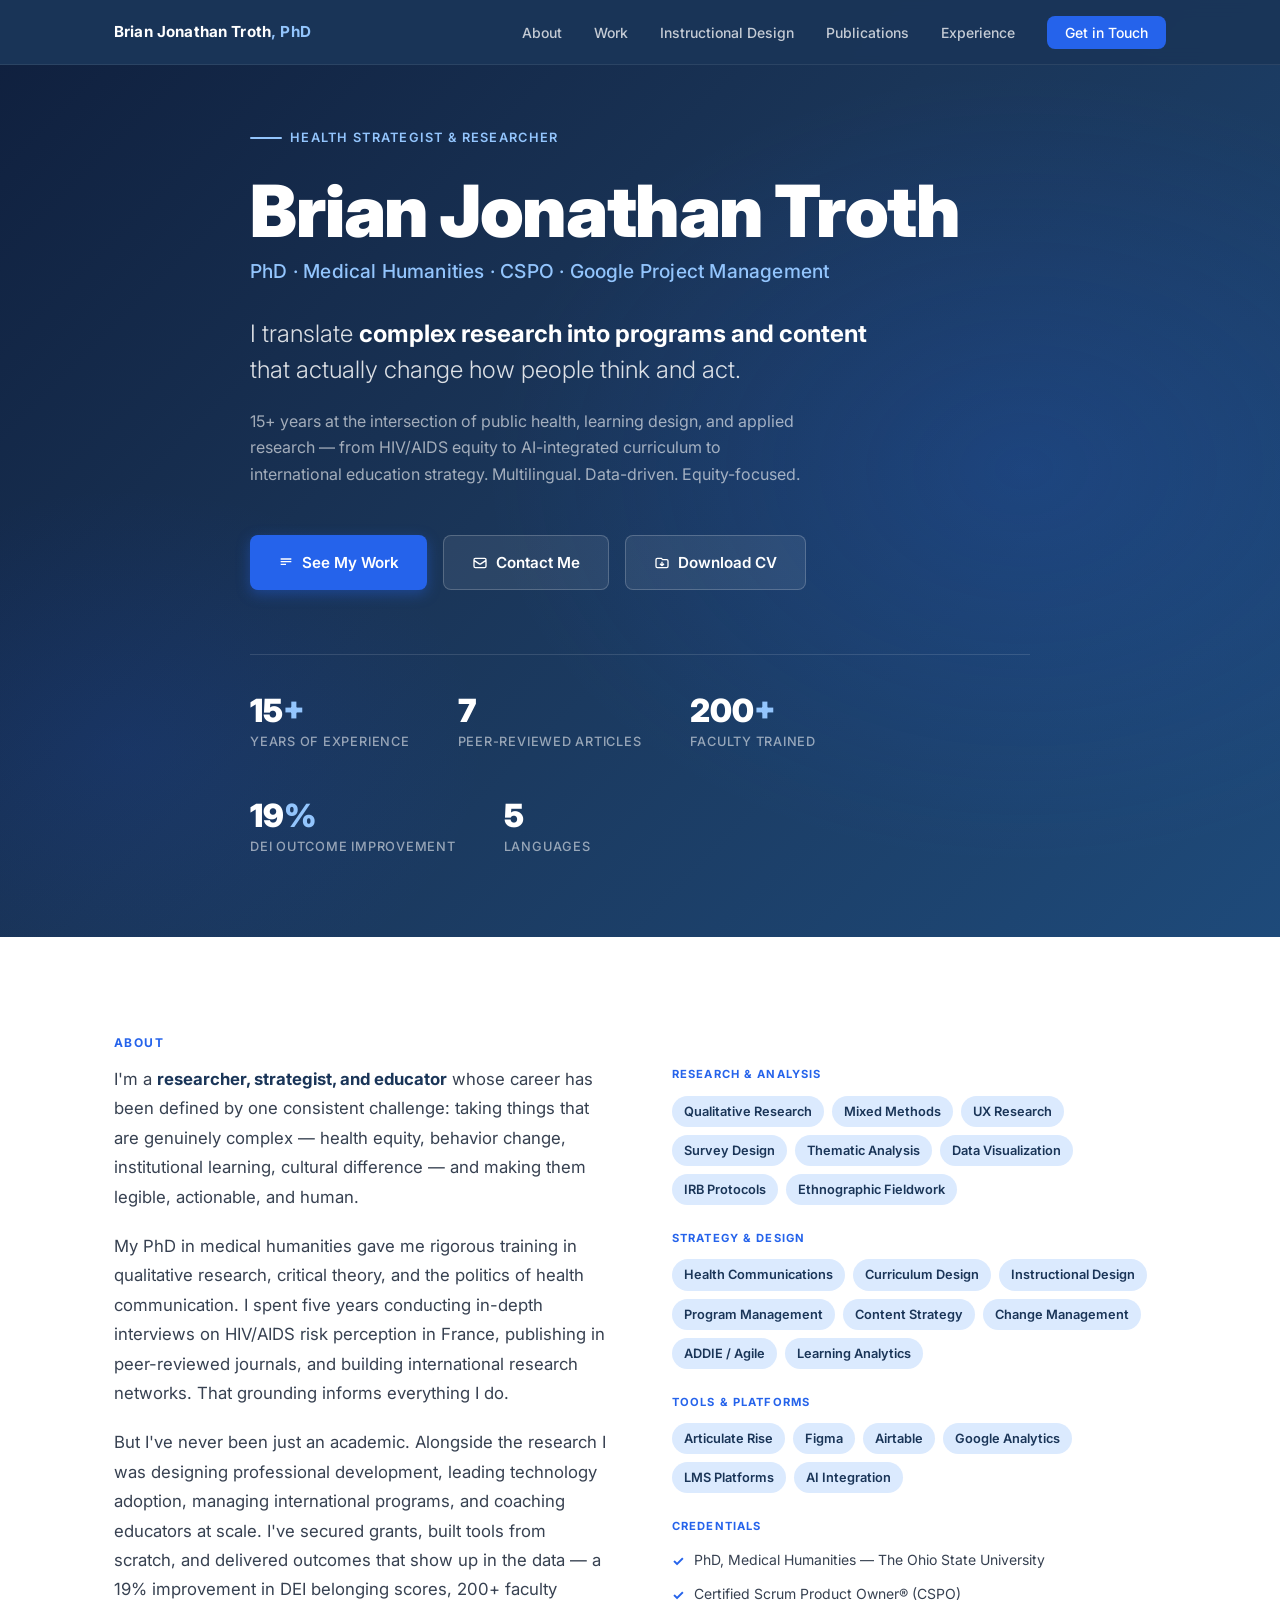
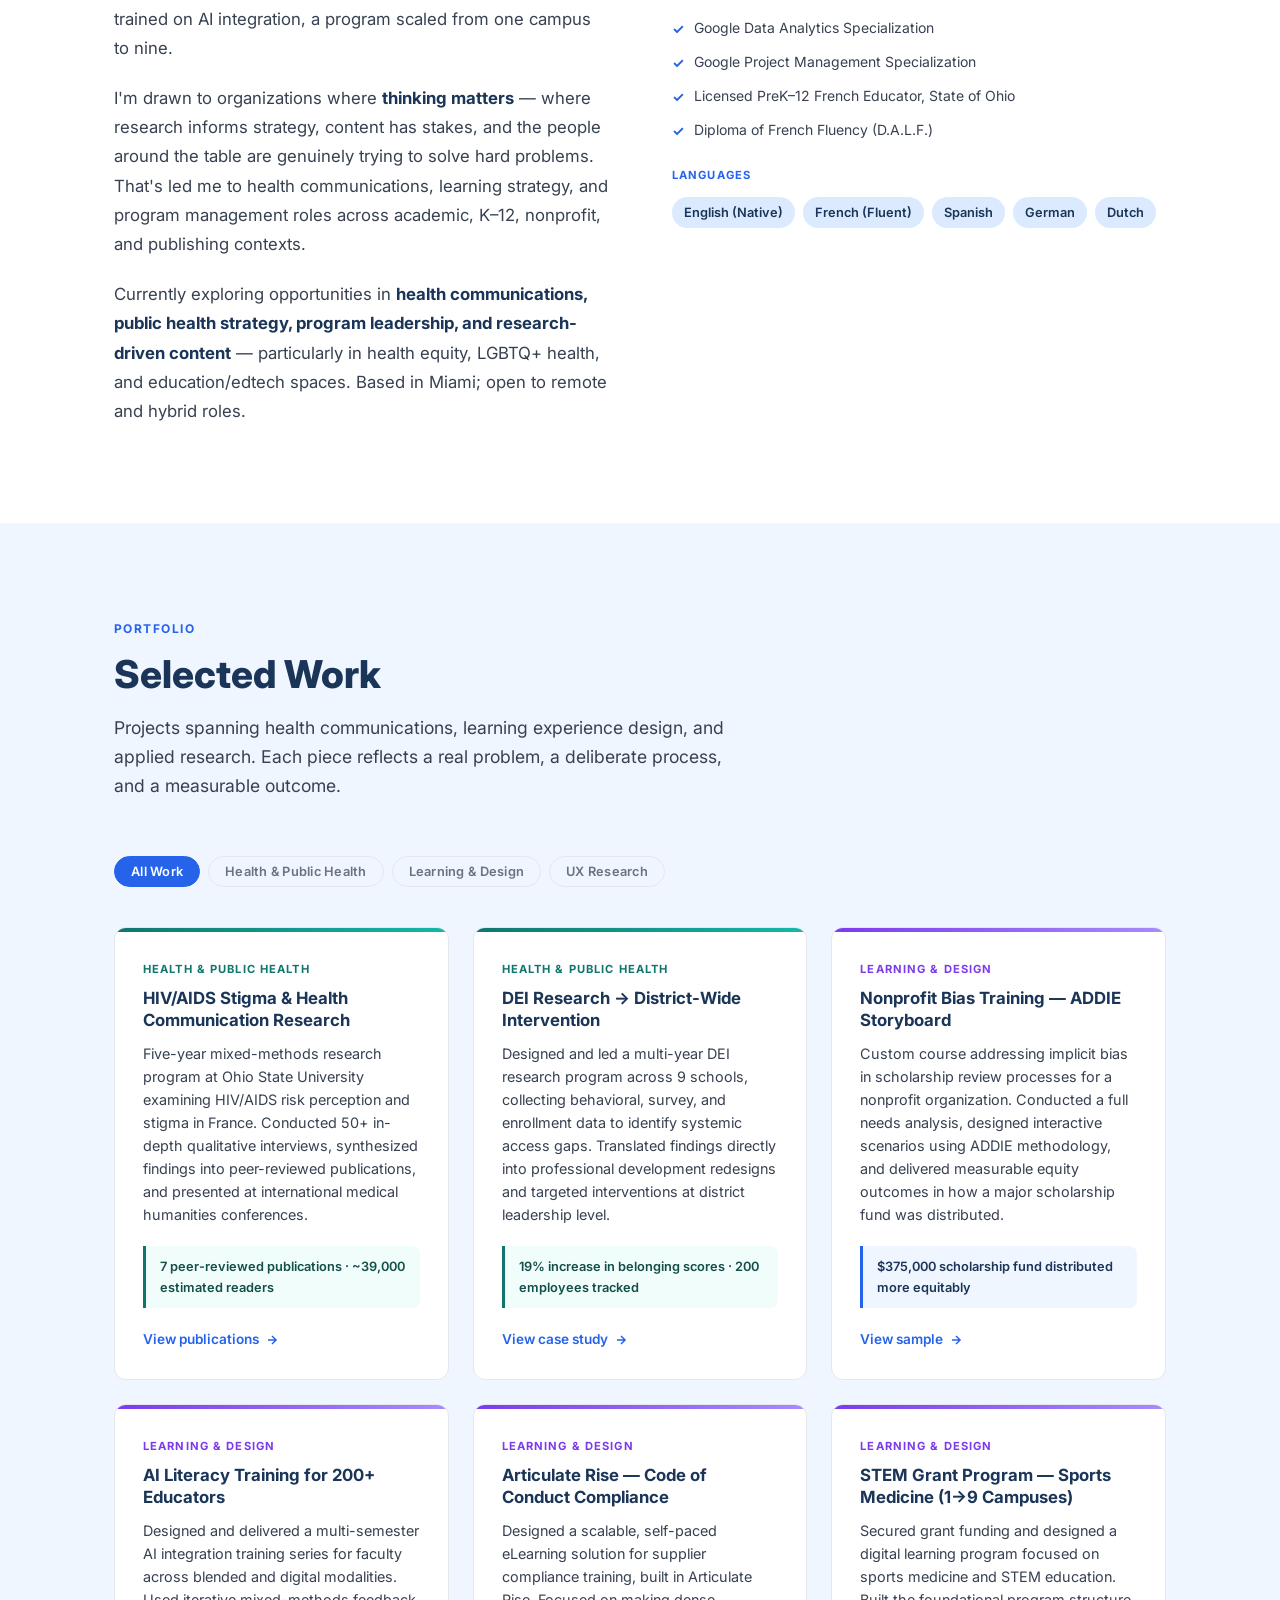
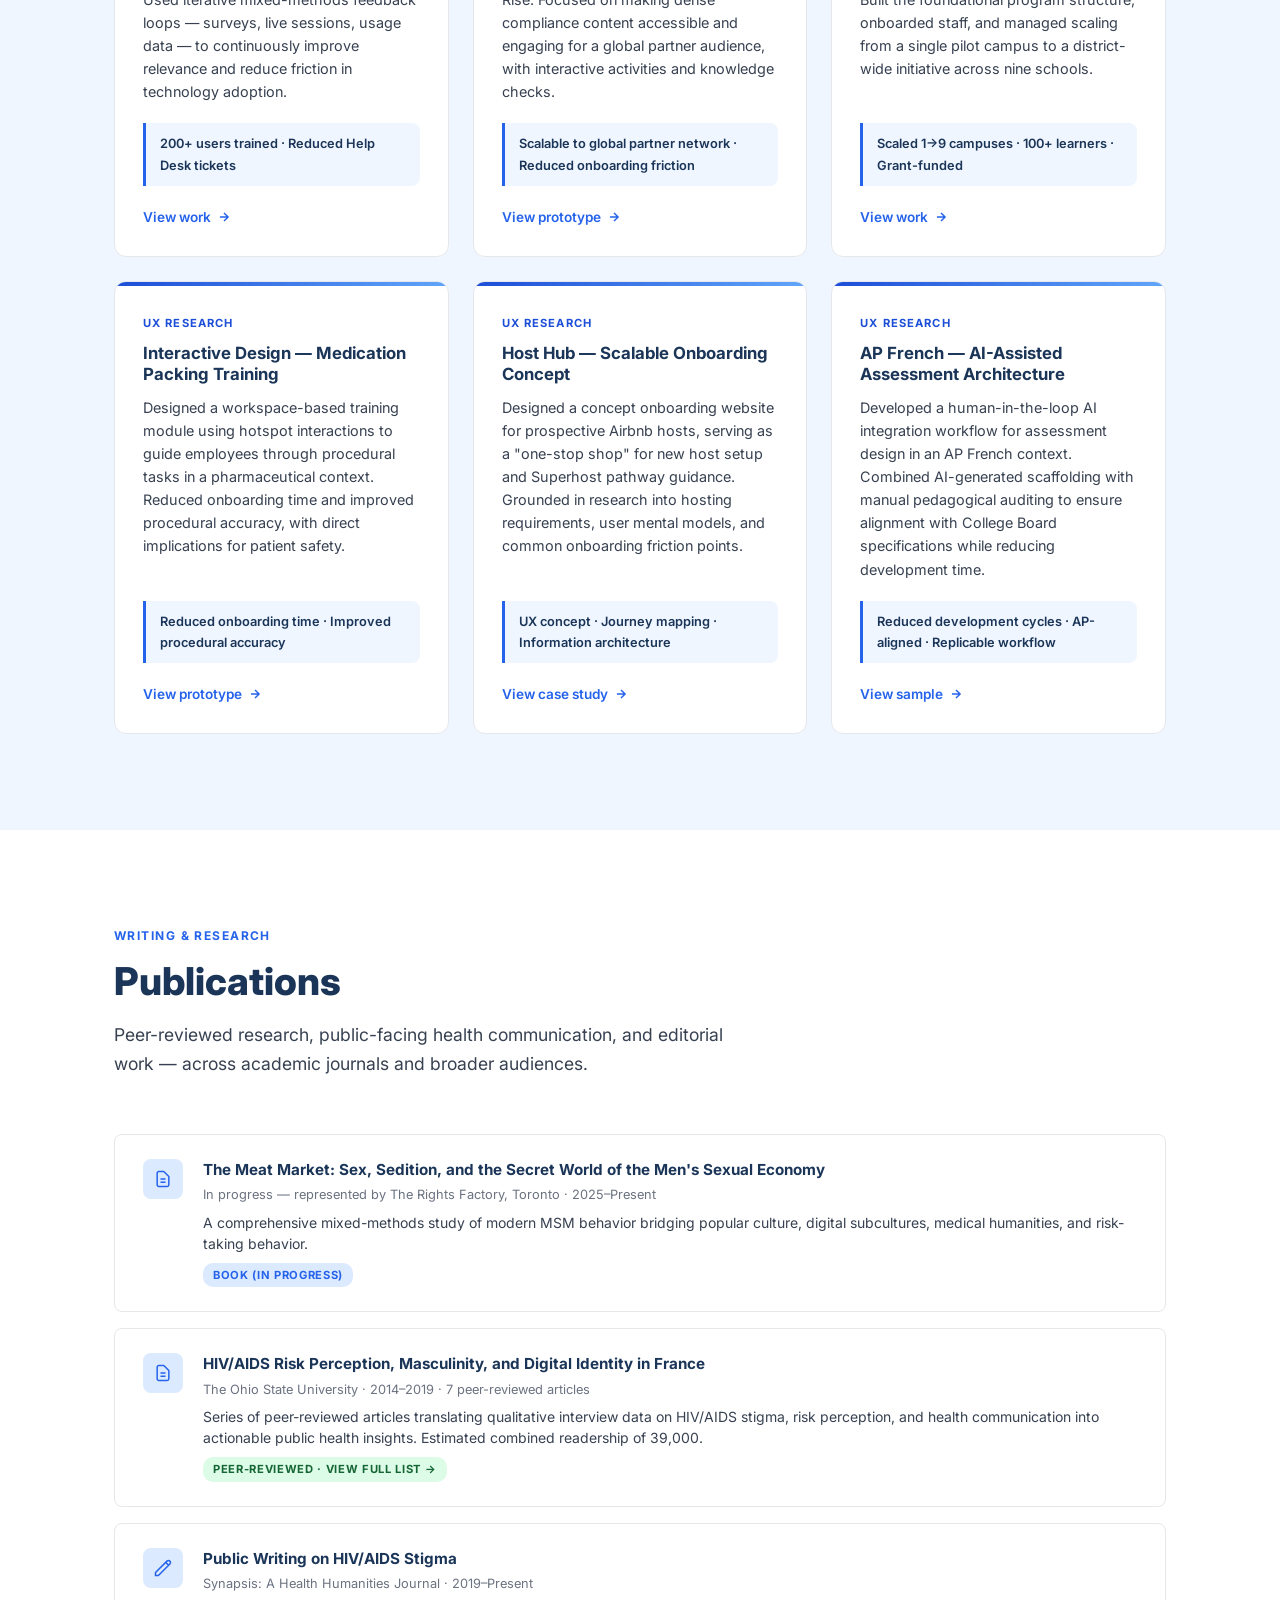
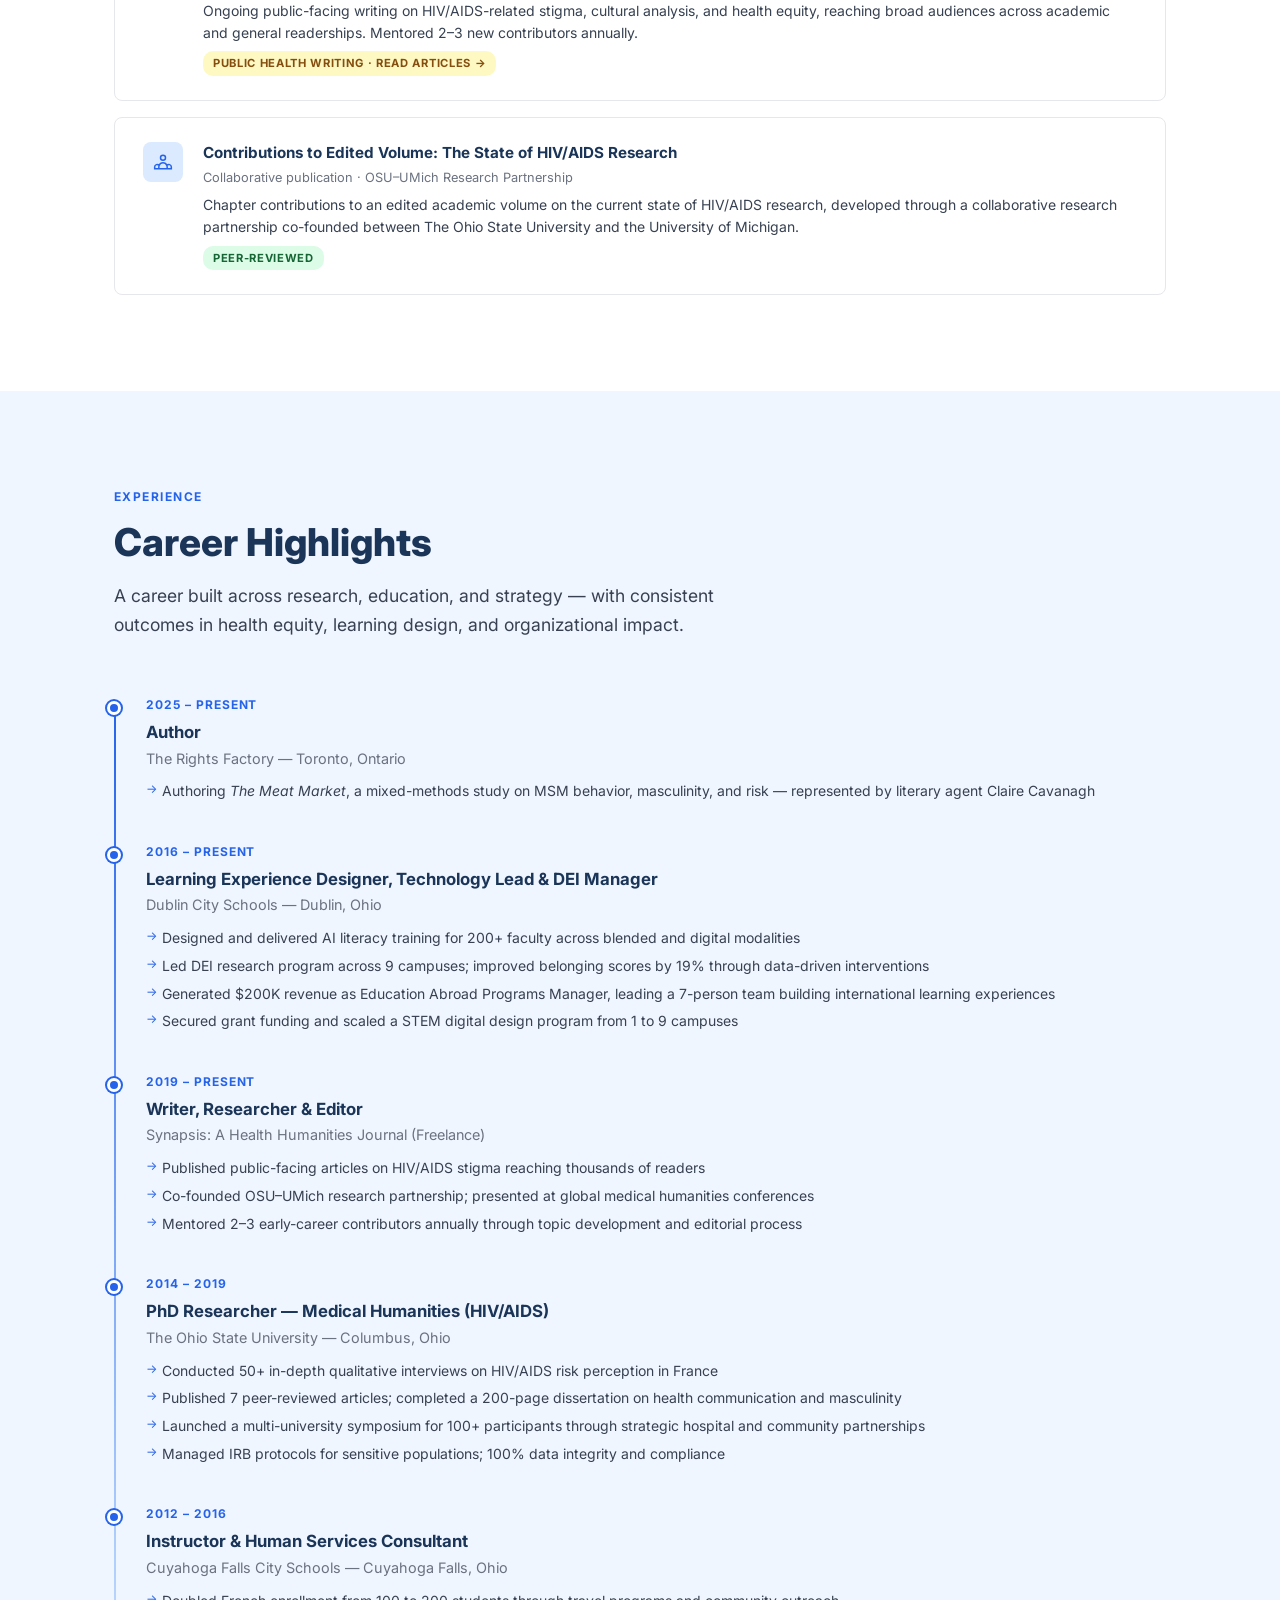
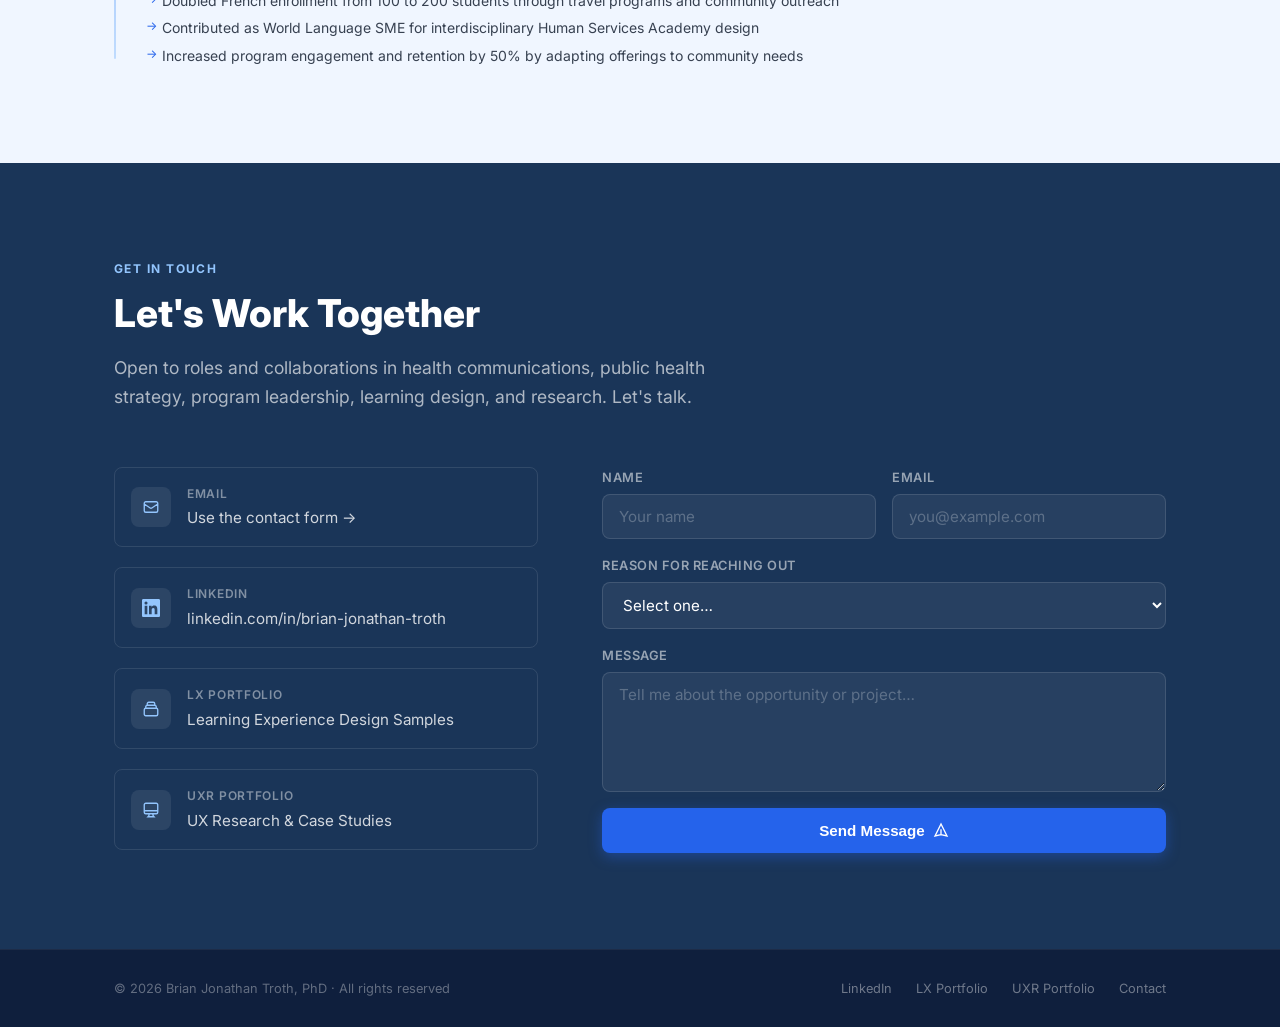
<file: index.html>
<!DOCTYPE html>
<html lang="en">
<head>
  <meta charset="UTF-8" />
  <meta name="viewport" content="width=device-width, initial-scale=1.0" />
  <title>Brian Jonathan Troth, PhD — Health Strategist & Learning Researcher</title>
  <meta name="description" content="Brian Jonathan Troth is a researcher, strategist, and educator with 15+ years translating complex problems into health communications, programs, and learning experiences that change behavior." />
  <meta name="author" content="Brian Jonathan Troth" />

  <!-- Open Graph -->
  <meta property="og:title" content="Brian Jonathan Troth, PhD — Health Strategist & Learning Researcher" />
  <meta property="og:description" content="Researcher and strategist bridging public health, learning design, and real-world impact." />
  <meta property="og:type" content="website" />

  <!-- Fonts -->
  <link rel="preconnect" href="https://fonts.googleapis.com" />
  <link rel="preconnect" href="https://fonts.gstatic.com" crossorigin />
  <link href="https://fonts.googleapis.com/css2?family=Inter:wght@300;400;500;600;700;800;900&display=swap" rel="stylesheet" />

  <link rel="stylesheet" href="style.css" />
</head>
<body>

<!-- ============================================================
     NAVIGATION
============================================================ -->
<nav id="nav" role="navigation" aria-label="Main navigation">
  <div class="container nav-inner">
    <a href="#hero" class="nav-logo">Brian Jonathan Troth<span>, PhD</span></a>
    <ul class="nav-links" role="list">
      <li><a href="#about">About</a></li>
      <li><a href="#work">Work</a></li>
      <li><a href="instructional-design.html">Instructional Design</a></li>
      <li><a href="#publications">Publications</a></li>
      <li><a href="#experience">Experience</a></li>
      <li><a href="#contact" class="nav-cta">Get in Touch</a></li>
    </ul>
    <button class="nav-toggle" aria-label="Toggle navigation" aria-expanded="false">
      <span></span><span></span><span></span>
    </button>
  </div>
</nav>


<!-- ============================================================
     HERO
============================================================ -->
<section id="hero">
  <div class="container">
    <div class="hero-inner">
      <div class="hero-eyebrow">Health Strategist &amp; Researcher</div>
      <h1 class="hero-name">Brian Jonathan Troth</h1>
      <p class="hero-credentials">PhD · Medical Humanities · CSPO · Google Project Management</p>
      <p class="hero-tagline">
        I translate <strong>complex research into programs and content</strong><br>
        that actually change how people think and act.
      </p>
      <p class="hero-sub">
        15+ years at the intersection of public health, learning design, and applied research —
        from HIV/AIDS equity to AI-integrated curriculum to international education strategy.
        Multilingual. Data-driven. Equity-focused.
      </p>
      <div class="hero-actions">
        <a href="#work" class="btn btn-primary">
          <svg width="16" height="16" fill="none" viewBox="0 0 24 24" stroke="currentColor" stroke-width="2"><path d="M4 6h16M4 10h16M4 14h8"/></svg>
          See My Work
        </a>
        <a href="#contact" class="btn btn-ghost">
          <svg width="16" height="16" fill="none" viewBox="0 0 24 24" stroke="currentColor" stroke-width="2"><path d="M3 8l7.89 5.26a2 2 0 002.22 0L21 8M5 19h14a2 2 0 002-2V7a2 2 0 00-2-2H5a2 2 0 00-2 2v10a2 2 0 002 2z"/></svg>
          Contact Me
        </a>
        <!-- ↓ Replace href with your resume file path after upload -->
        <a href="resume.pdf" target="_blank" rel="noopener" class="btn btn-ghost">
          <svg width="16" height="16" fill="none" viewBox="0 0 24 24" stroke="currentColor" stroke-width="2"><path d="M12 10v6m0 0l-3-3m3 3l3-3M3 17V7a2 2 0 012-2h6l2 2h6a2 2 0 012 2v8a2 2 0 01-2 2H5a2 2 0 01-2-2z"/></svg>
          Download CV
        </a>
      </div>

      <div class="hero-stats">
        <div>
          <div class="stat-num">15<span>+</span></div>
          <div class="stat-label">Years of experience</div>
        </div>
        <div>
          <div class="stat-num">7</div>
          <div class="stat-label">Peer-reviewed articles</div>
        </div>
        <div>
          <div class="stat-num">200<span>+</span></div>
          <div class="stat-label">Faculty trained</div>
        </div>
        <div>
          <div class="stat-num">19<span>%</span></div>
          <div class="stat-label">DEI outcome improvement</div>
        </div>
        <div>
          <div class="stat-num">5</div>
          <div class="stat-label">Languages</div>
        </div>
      </div>
    </div>
  </div>
</section>


<!-- ============================================================
     ABOUT
============================================================ -->
<section id="about">
  <div class="container">
    <div class="section-label">About</div>
    <div class="about-grid">

      <div class="about-body fade-in">
        <p>
          I'm a <strong>researcher, strategist, and educator</strong> whose career has been
          defined by one consistent challenge: taking things that are genuinely complex —
          health equity, behavior change, institutional learning, cultural difference — and
          making them legible, actionable, and human.
        </p>
        <p>
          My PhD in medical humanities gave me rigorous training in qualitative research,
          critical theory, and the politics of health communication. I spent five years
          conducting in-depth interviews on HIV/AIDS risk perception in France, publishing
          in peer-reviewed journals, and building international research networks. That
          grounding informs everything I do.
        </p>
        <p>
          But I've never been just an academic. Alongside the research I was designing
          professional development, leading technology adoption, managing international
          programs, and coaching educators at scale. I've secured grants, built tools from
          scratch, and delivered outcomes that show up in the data — a 19% improvement in
          DEI belonging scores, 200+ faculty trained on AI integration, a program scaled
          from one campus to nine.
        </p>
        <p>
          I'm drawn to organizations where <strong>thinking matters</strong> — where research
          informs strategy, content has stakes, and the people around the table are genuinely
          trying to solve hard problems. That's led me to health communications, learning
          strategy, and program management roles across academic, K–12, nonprofit, and
          publishing contexts.
        </p>
        <p>
          Currently exploring opportunities in <strong>health communications, public health
          strategy, program leadership, and research-driven content</strong> — particularly in
          health equity, LGBTQ+ health, and education/edtech spaces. Based in Miami; open
          to remote and hybrid roles.
        </p>
      </div>

      <div class="about-aside fade-in">
        <div class="skill-group">
          <h4>Research &amp; Analysis</h4>
          <div class="skill-tags">
            <span class="tag">Qualitative Research</span>
            <span class="tag">Mixed Methods</span>
            <span class="tag">UX Research</span>
            <span class="tag">Survey Design</span>
            <span class="tag">Thematic Analysis</span>
            <span class="tag">Data Visualization</span>
            <span class="tag">IRB Protocols</span>
            <span class="tag">Ethnographic Fieldwork</span>
          </div>
        </div>

        <div class="skill-group">
          <h4>Strategy &amp; Design</h4>
          <div class="skill-tags">
            <span class="tag">Health Communications</span>
            <span class="tag">Curriculum Design</span>
            <span class="tag">Instructional Design</span>
            <span class="tag">Program Management</span>
            <span class="tag">Content Strategy</span>
            <span class="tag">Change Management</span>
            <span class="tag">ADDIE / Agile</span>
            <span class="tag">Learning Analytics</span>
          </div>
        </div>

        <div class="skill-group">
          <h4>Tools &amp; Platforms</h4>
          <div class="skill-tags">
            <span class="tag">Articulate Rise</span>
            <span class="tag">Figma</span>
            <span class="tag">Airtable</span>
            <span class="tag">Google Analytics</span>
            <span class="tag">LMS Platforms</span>
            <span class="tag">AI Integration</span>
          </div>
        </div>

        <div class="skill-group">
          <h4>Credentials</h4>
          <ul class="cert-list">
            <li>PhD, Medical Humanities — The Ohio State University</li>
            <li>Certified Scrum Product Owner® (CSPO)</li>
            <li>Google Data Analytics Specialization</li>
            <li>Google Project Management Specialization</li>
            <li>Licensed PreK–12 French Educator, State of Ohio</li>
            <li>Diploma of French Fluency (D.A.L.F.)</li>
          </ul>
        </div>

        <div class="skill-group">
          <h4>Languages</h4>
          <div class="skill-tags">
            <span class="tag">English (Native)</span>
            <span class="tag">French (Fluent)</span>
            <span class="tag">Spanish</span>
            <span class="tag">German</span>
            <span class="tag">Dutch</span>
          </div>
        </div>
      </div>

    </div>
  </div>
</section>


<!-- ============================================================
     WORK / PORTFOLIO
     To add a new project: copy one .work-card block,
     update data-category (health | learning | research),
     update the stripe class, and fill in the fields.
============================================================ -->
<section id="work">
  <div class="container">
    <div class="section-label">Portfolio</div>
    <h2 class="section-title">Selected Work</h2>
    <p class="section-intro">
      Projects spanning health communications, learning experience design, and applied research.
      Each piece reflects a real problem, a deliberate process, and a measurable outcome.
    </p>

    <!-- Filter bar -->
    <div class="filter-bar" role="group" aria-label="Filter work by category">
      <button class="filter-btn active" data-filter="all">All Work</button>
      <button class="filter-btn" data-filter="health">Health &amp; Public Health</button>
      <button class="filter-btn" data-filter="learning">Learning &amp; Design</button>
      <button class="filter-btn" data-filter="research">UX Research</button>
    </div>

    <div class="work-grid">

      <!-- CARD 1 -->
      <article class="work-card fade-in" data-category="health">
        <div class="card-stripe health"></div>
        <div class="card-body">
          <div class="card-category health">Health &amp; Public Health</div>
          <h3 class="card-title">HIV/AIDS Stigma &amp; Health Communication Research</h3>
          <p class="card-desc">
            Five-year mixed-methods research program at Ohio State University examining HIV/AIDS
            risk perception and stigma in France. Conducted 50+ in-depth qualitative interviews,
            synthesized findings into peer-reviewed publications, and presented at international
            medical humanities conferences.
          </p>
          <div class="card-outcome health">7 peer-reviewed publications · ~39,000 estimated readers</div>
          <!-- ↓ Replace with actual link when available -->
          <a href="#publications" class="card-link">
            View publications
            <svg width="14" height="14" fill="none" viewBox="0 0 24 24" stroke="currentColor" stroke-width="2.5"><path d="M5 12h14M12 5l7 7-7 7"/></svg>
          </a>
        </div>
      </article>

      <!-- CARD 2 -->
      <article class="work-card fade-in" data-category="health">
        <div class="card-stripe health"></div>
        <div class="card-body">
          <div class="card-category health">Health &amp; Public Health</div>
          <h3 class="card-title">DEI Research → District-Wide Intervention</h3>
          <p class="card-desc">
            Designed and led a multi-year DEI research program across 9 schools, collecting
            behavioral, survey, and enrollment data to identify systemic access gaps. Translated
            findings directly into professional development redesigns and targeted interventions
            at district leadership level.
          </p>
          <div class="card-outcome health">19% increase in belonging scores · 200 employees tracked</div>
          <a href="https://sites.google.com/view/brian-jonathan-troth-uxr/home" target="_blank" rel="noopener" class="card-link">
            View case study
            <svg width="14" height="14" fill="none" viewBox="0 0 24 24" stroke="currentColor" stroke-width="2.5"><path d="M5 12h14M12 5l7 7-7 7"/></svg>
          </a>
        </div>
      </article>

      <!-- CARD 3 -->
      <article class="work-card fade-in" data-category="learning">
        <div class="card-stripe learning"></div>
        <div class="card-body">
          <div class="card-category learning">Learning &amp; Design</div>
          <h3 class="card-title">Nonprofit Bias Training — ADDIE Storyboard</h3>
          <p class="card-desc">
            Custom course addressing implicit bias in scholarship review processes for a
            nonprofit organization. Conducted a full needs analysis, designed interactive
            scenarios using ADDIE methodology, and delivered measurable equity outcomes
            in how a major scholarship fund was distributed.
          </p>
          <div class="card-outcome">$375,000 scholarship fund distributed more equitably</div>
          <a href="https://sites.google.com/view/brian-jonathan-troth-lx/home" target="_blank" rel="noopener" class="card-link">
            View sample
            <svg width="14" height="14" fill="none" viewBox="0 0 24 24" stroke="currentColor" stroke-width="2.5"><path d="M5 12h14M12 5l7 7-7 7"/></svg>
          </a>
        </div>
      </article>

      <!-- CARD 4 -->
      <article class="work-card fade-in" data-category="learning">
        <div class="card-stripe learning"></div>
        <div class="card-body">
          <div class="card-category learning">Learning &amp; Design</div>
          <h3 class="card-title">AI Literacy Training for 200+ Educators</h3>
          <p class="card-desc">
            Designed and delivered a multi-semester AI integration training series for faculty
            across blended and digital modalities. Used iterative mixed-methods feedback loops
            — surveys, live sessions, usage data — to continuously improve relevance and
            reduce friction in technology adoption.
          </p>
          <div class="card-outcome">200+ users trained · Reduced Help Desk tickets</div>
          <a href="https://sites.google.com/view/brian-jonathan-troth-lx/home" target="_blank" rel="noopener" class="card-link">
            View work
            <svg width="14" height="14" fill="none" viewBox="0 0 24 24" stroke="currentColor" stroke-width="2.5"><path d="M5 12h14M12 5l7 7-7 7"/></svg>
          </a>
        </div>
      </article>

      <!-- CARD 5 -->
      <article class="work-card fade-in" data-category="learning">
        <div class="card-stripe learning"></div>
        <div class="card-body">
          <div class="card-category learning">Learning &amp; Design</div>
          <h3 class="card-title">Articulate Rise — Code of Conduct Compliance</h3>
          <p class="card-desc">
            Designed a scalable, self-paced eLearning solution for supplier compliance training,
            built in Articulate Rise. Focused on making dense compliance content accessible and
            engaging for a global partner audience, with interactive activities and knowledge checks.
          </p>
          <div class="card-outcome">Scalable to global partner network · Reduced onboarding friction</div>
          <a href="https://sites.google.com/view/brian-jonathan-troth-lx/home" target="_blank" rel="noopener" class="card-link">
            View prototype
            <svg width="14" height="14" fill="none" viewBox="0 0 24 24" stroke="currentColor" stroke-width="2.5"><path d="M5 12h14M12 5l7 7-7 7"/></svg>
          </a>
        </div>
      </article>

      <!-- CARD 6 -->
      <article class="work-card fade-in" data-category="learning">
        <div class="card-stripe learning"></div>
        <div class="card-body">
          <div class="card-category learning">Learning &amp; Design</div>
          <h3 class="card-title">STEM Grant Program — Sports Medicine (1→9 Campuses)</h3>
          <p class="card-desc">
            Secured grant funding and designed a digital learning program focused on sports
            medicine and STEM education. Built the foundational program structure, onboarded
            staff, and managed scaling from a single pilot campus to a district-wide initiative
            across nine schools.
          </p>
          <div class="card-outcome">Scaled 1→9 campuses · 100+ learners · Grant-funded</div>
          <a href="https://sites.google.com/view/brian-jonathan-troth-lx/home" target="_blank" rel="noopener" class="card-link">
            View work
            <svg width="14" height="14" fill="none" viewBox="0 0 24 24" stroke="currentColor" stroke-width="2.5"><path d="M5 12h14M12 5l7 7-7 7"/></svg>
          </a>
        </div>
      </article>

      <!-- CARD 7 -->
      <article class="work-card fade-in" data-category="research">
        <div class="card-stripe research"></div>
        <div class="card-body">
          <div class="card-category research">UX Research</div>
          <h3 class="card-title">Interactive Design — Medication Packing Training</h3>
          <p class="card-desc">
            Designed a workspace-based training module using hotspot interactions to guide
            employees through procedural tasks in a pharmaceutical context. Reduced onboarding
            time and improved procedural accuracy, with direct implications for patient safety.
          </p>
          <div class="card-outcome">Reduced onboarding time · Improved procedural accuracy</div>
          <a href="https://sites.google.com/view/brian-jonathan-troth-uxr/home" target="_blank" rel="noopener" class="card-link">
            View prototype
            <svg width="14" height="14" fill="none" viewBox="0 0 24 24" stroke="currentColor" stroke-width="2.5"><path d="M5 12h14M12 5l7 7-7 7"/></svg>
          </a>
        </div>
      </article>

      <!-- CARD 8 -->
      <article class="work-card fade-in" data-category="research">
        <div class="card-stripe research"></div>
        <div class="card-body">
          <div class="card-category research">UX Research</div>
          <h3 class="card-title">Host Hub — Scalable Onboarding Concept</h3>
          <p class="card-desc">
            Designed a concept onboarding website for prospective Airbnb hosts, serving as a
            "one-stop shop" for new host setup and Superhost pathway guidance. Grounded in
            research into hosting requirements, user mental models, and common onboarding
            friction points.
          </p>
          <div class="card-outcome">UX concept · Journey mapping · Information architecture</div>
          <a href="https://sites.google.com/view/brian-jonathan-troth-uxr/home" target="_blank" rel="noopener" class="card-link">
            View case study
            <svg width="14" height="14" fill="none" viewBox="0 0 24 24" stroke="currentColor" stroke-width="2.5"><path d="M5 12h14M12 5l7 7-7 7"/></svg>
          </a>
        </div>
      </article>

      <!-- CARD 9 -->
      <article class="work-card fade-in" data-category="research">
        <div class="card-stripe research"></div>
        <div class="card-body">
          <div class="card-category research">UX Research</div>
          <h3 class="card-title">AP French — AI-Assisted Assessment Architecture</h3>
          <p class="card-desc">
            Developed a human-in-the-loop AI integration workflow for assessment design in an
            AP French context. Combined AI-generated scaffolding with manual pedagogical auditing
            to ensure alignment with College Board specifications while reducing development time.
          </p>
          <div class="card-outcome">Reduced development cycles · AP-aligned · Replicable workflow</div>
          <a href="https://sites.google.com/view/brian-jonathan-troth-lx/home" target="_blank" rel="noopener" class="card-link">
            View sample
            <svg width="14" height="14" fill="none" viewBox="0 0 24 24" stroke="currentColor" stroke-width="2.5"><path d="M5 12h14M12 5l7 7-7 7"/></svg>
          </a>
        </div>
      </article>

    </div><!-- /work-grid -->
  </div>
</section>


<!-- ============================================================
     PUBLICATIONS
============================================================ -->
<section id="publications">
  <div class="container">
    <div class="section-label">Writing &amp; Research</div>
    <h2 class="section-title">Publications</h2>
    <p class="section-intro">
      Peer-reviewed research, public-facing health communication, and editorial work —
      across academic journals and broader audiences.
    </p>

    <div class="pub-grid">

      <!-- ↓ Replace href values with actual DOI/URL links for each article -->
      <div class="pub-item fade-in">
        <div class="pub-icon">
          <svg width="20" height="20" fill="none" viewBox="0 0 24 24" stroke="currentColor" stroke-width="1.8"><path d="M9 12h6m-6 4h6m2 5H7a2 2 0 01-2-2V5a2 2 0 012-2h5.586a1 1 0 01.707.293l5.414 5.414a1 1 0 01.293.707V19a2 2 0 01-2 2z"/></svg>
        </div>
        <div class="pub-content">
          <div class="pub-title">The Meat Market: Sex, Sedition, and the Secret World of the Men's Sexual Economy</div>
          <div class="pub-meta">In progress — represented by The Rights Factory, Toronto · 2025–Present</div>
          <div class="pub-desc">A comprehensive mixed-methods study of modern MSM behavior bridging popular culture, digital subcultures, medical humanities, and risk-taking behavior.</div>
          <span class="pub-tag">Book (In Progress)</span>
        </div>
      </div>

      <div class="pub-item fade-in">
        <div class="pub-icon">
          <svg width="20" height="20" fill="none" viewBox="0 0 24 24" stroke="currentColor" stroke-width="1.8"><path d="M9 12h6m-6 4h6m2 5H7a2 2 0 01-2-2V5a2 2 0 012-2h5.586a1 1 0 01.707.293l5.414 5.414a1 1 0 01.293.707V19a2 2 0 01-2 2z"/></svg>
        </div>
        <div class="pub-content">
          <div class="pub-title">HIV/AIDS Risk Perception, Masculinity, and Digital Identity in France</div>
          <div class="pub-meta">The Ohio State University · 2014–2019 · 7 peer-reviewed articles</div>
          <div class="pub-desc">Series of peer-reviewed articles translating qualitative interview data on HIV/AIDS stigma, risk perception, and health communication into actionable public health insights. Estimated combined readership of 39,000.</div>
          <!-- ↓ Replace with link to your Google Scholar or publications page -->
          <a href="https://scholar.google.com/citations?user=c9XU_WUAAAAJ&hl=en" class="pub-tag peer" style="text-decoration:none;">Peer-Reviewed · View Full List →</a>
        </div>
      </div>

      <div class="pub-item fade-in">
        <div class="pub-icon">
          <svg width="20" height="20" fill="none" viewBox="0 0 24 24" stroke="currentColor" stroke-width="1.8"><path d="M15.232 5.232l3.536 3.536m-2.036-5.036a2.5 2.5 0 113.536 3.536L6.5 21.036H3v-3.572L16.732 3.732z"/></svg>
        </div>
        <div class="pub-content">
          <div class="pub-title">Public Writing on HIV/AIDS Stigma</div>
          <div class="pub-meta">Synapsis: A Health Humanities Journal · 2019–Present</div>
          <div class="pub-desc">Ongoing public-facing writing on HIV/AIDS-related stigma, cultural analysis, and health equity, reaching broad audiences across academic and general readerships. Mentored 2–3 new contributors annually.</div>
          <!-- ↓ Replace with your actual Synapsis author page URL -->
          <a href="https://medicalhealthhumanities.com/author/troth13/" target="_blank" rel="noopener" class="pub-tag public" style="text-decoration:none;">Public Health Writing · Read Articles →</a>
        </div>
      </div>
  
      <div class="pub-item fade-in">
        <div class="pub-icon">
          <svg width="20" height="20" fill="none" viewBox="0 0 24 24" stroke="currentColor" stroke-width="1.8"><path d="M17 20h5v-2a3 3 0 00-5.356-1.857M17 20H7m10 0v-2c0-.656-.126-1.283-.356-1.857M7 20H2v-2a3 3 0 015.356-1.857M7 20v-2c0-.656.126-1.283.356-1.857m0 0a5.002 5.002 0 019.288 0M15 7a3 3 0 11-6 0 3 3 0 016 0z"/></svg>
        </div>
        <div class="pub-content">
          <div class="pub-title">Contributions to Edited Volume: The State of HIV/AIDS Research</div>
          <div class="pub-meta">Collaborative publication · OSU–UMich Research Partnership</div>
          <div class="pub-desc">Chapter contributions to an edited academic volume on the current state of HIV/AIDS research, developed through a collaborative research partnership co-founded between The Ohio State University and the University of Michigan.</div>
          <span class="pub-tag peer">Peer-Reviewed</span>
        </div>
      </div>

    </div>
  </div>
</section>


<!-- ============================================================
     EXPERIENCE
============================================================ -->
<section id="experience">
  <div class="container">
    <div class="section-label">Experience</div>
    <h2 class="section-title">Career Highlights</h2>
    <p class="section-intro">
      A career built across research, education, and strategy — with consistent outcomes
      in health equity, learning design, and organizational impact.
    </p>

    <div class="timeline">

      <div class="timeline-item fade-in">
        <div class="timeline-date">2025 – Present</div>
        <div class="timeline-role">Author</div>
        <div class="timeline-org">The Rights Factory — Toronto, Ontario</div>
        <ul class="timeline-bullets">
          <li>Authoring <em>The Meat Market</em>, a mixed-methods study on MSM behavior, masculinity, and risk — represented by literary agent Claire Cavanagh</li>
        </ul>
      </div>

      <div class="timeline-item fade-in">
        <div class="timeline-date">2016 – Present</div>
        <div class="timeline-role">Learning Experience Designer, Technology Lead &amp; DEI Manager</div>
        <div class="timeline-org">Dublin City Schools — Dublin, Ohio</div>
        <ul class="timeline-bullets">
          <li>Designed and delivered AI literacy training for 200+ faculty across blended and digital modalities</li>
          <li>Led DEI research program across 9 campuses; improved belonging scores by 19% through data-driven interventions</li>
          <li>Generated $200K revenue as Education Abroad Programs Manager, leading a 7-person team building international learning experiences</li>
          <li>Secured grant funding and scaled a STEM digital design program from 1 to 9 campuses</li>
        </ul>
      </div>

      <div class="timeline-item fade-in">
        <div class="timeline-date">2019 – Present</div>
        <div class="timeline-role">Writer, Researcher &amp; Editor</div>
        <div class="timeline-org">Synapsis: A Health Humanities Journal (Freelance)</div>
        <ul class="timeline-bullets">
          <li>Published public-facing articles on HIV/AIDS stigma reaching thousands of readers</li>
          <li>Co-founded OSU–UMich research partnership; presented at global medical humanities conferences</li>
          <li>Mentored 2–3 early-career contributors annually through topic development and editorial process</li>
        </ul>
      </div>

      <div class="timeline-item fade-in">
        <div class="timeline-date">2014 – 2019</div>
        <div class="timeline-role">PhD Researcher — Medical Humanities (HIV/AIDS)</div>
        <div class="timeline-org">The Ohio State University — Columbus, Ohio</div>
        <ul class="timeline-bullets">
          <li>Conducted 50+ in-depth qualitative interviews on HIV/AIDS risk perception in France</li>
          <li>Published 7 peer-reviewed articles; completed a 200-page dissertation on health communication and masculinity</li>
          <li>Launched a multi-university symposium for 100+ participants through strategic hospital and community partnerships</li>
          <li>Managed IRB protocols for sensitive populations; 100% data integrity and compliance</li>
        </ul>
      </div>

      <div class="timeline-item fade-in">
        <div class="timeline-date">2012 – 2016</div>
        <div class="timeline-role">Instructor &amp; Human Services Consultant</div>
        <div class="timeline-org">Cuyahoga Falls City Schools — Cuyahoga Falls, Ohio</div>
        <ul class="timeline-bullets">
          <li>Doubled French enrollment from 100 to 200 students through travel programs and community outreach</li>
          <li>Contributed as World Language SME for interdisciplinary Human Services Academy design</li>
          <li>Increased program engagement and retention by 50% by adapting offerings to community needs</li>
        </ul>
      </div>

    </div>
  </div>
</section>


<!-- ============================================================
     CONTACT
     To enable the form: sign up at formspree.io (free),
     create a form, and replace YOUR_FORM_ID below.
============================================================ -->
<section id="contact">
  <div class="container">
    <div class="section-label">Get in Touch</div>
    <h2 class="section-title">Let's Work Together</h2>
    <p class="section-intro">
      Open to roles and collaborations in health communications, public health strategy,
      program leadership, learning design, and research. Let's talk.
    </p>

    <div class="contact-grid">

      <div class="contact-methods">
        <div class="contact-method" style="cursor:default;">
          <div class="contact-icon">
            <svg width="18" height="18" fill="none" viewBox="0 0 24 24" stroke="currentColor" stroke-width="1.8"><path d="M3 8l7.89 5.26a2 2 0 002.22 0L21 8M5 19h14a2 2 0 002-2V7a2 2 0 00-2-2H5a2 2 0 00-2 2v10a2 2 0 002 2z"/></svg>
          </div>
          <div>
            <div style="font-size:.75rem;color:rgba(255,255,255,.45);font-weight:600;letter-spacing:.06em;text-transform:uppercase;margin-bottom:2px">Email</div>
            Use the contact form →
          </div>
        </div>

        <a href="https://www.linkedin.com/in/brian-jonathan-troth" target="_blank" rel="noopener" class="contact-method">
          <div class="contact-icon">
            <svg width="18" height="18" fill="currentColor" viewBox="0 0 24 24"><path d="M20.447 20.452h-3.554v-5.569c0-1.328-.027-3.037-1.852-3.037-1.853 0-2.136 1.445-2.136 2.939v5.667H9.351V9h3.414v1.561h.046c.477-.9 1.637-1.85 3.37-1.85 3.601 0 4.267 2.37 4.267 5.455v6.286zM5.337 7.433a2.062 2.062 0 01-2.063-2.065 2.064 2.064 0 112.063 2.065zm1.782 13.019H3.555V9h3.564v11.452zM22.225 0H1.771C.792 0 0 .774 0 1.729v20.542C0 23.227.792 24 1.771 24h20.451C23.2 24 24 23.227 24 22.271V1.729C24 .774 23.2 0 22.222 0h.003z"/></svg>
          </div>
          <div>
            <div style="font-size:.75rem;color:rgba(255,255,255,.45);font-weight:600;letter-spacing:.06em;text-transform:uppercase;margin-bottom:2px">LinkedIn</div>
            linkedin.com/in/brian-jonathan-troth
          </div>
        </a>

        <a href="https://sites.google.com/view/brian-jonathan-troth-lx/home" target="_blank" rel="noopener" class="contact-method">
          <div class="contact-icon">
            <svg width="18" height="18" fill="none" viewBox="0 0 24 24" stroke="currentColor" stroke-width="1.8"><path d="M19 11H5m14 0a2 2 0 012 2v6a2 2 0 01-2 2H5a2 2 0 01-2-2v-6a2 2 0 012-2m14 0V9a2 2 0 00-2-2M5 11V9a2 2 0 012-2m0 0V5a2 2 0 012-2h6a2 2 0 012 2v2M7 7h10"/></svg>
          </div>
          <div>
            <div style="font-size:.75rem;color:rgba(255,255,255,.45);font-weight:600;letter-spacing:.06em;text-transform:uppercase;margin-bottom:2px">LX Portfolio</div>
            Learning Experience Design Samples
          </div>
        </a>

        <a href="https://sites.google.com/view/brian-jonathan-troth-uxr/home" target="_blank" rel="noopener" class="contact-method">
          <div class="contact-icon">
            <svg width="18" height="18" fill="none" viewBox="0 0 24 24" stroke="currentColor" stroke-width="1.8"><path d="M9.75 17L9 20l-1 1h8l-1-1-.75-3M3 13h18M5 17h14a2 2 0 002-2V5a2 2 0 00-2-2H5a2 2 0 00-2 2v10a2 2 0 002 2z"/></svg>
          </div>
          <div>
            <div style="font-size:.75rem;color:rgba(255,255,255,.45);font-weight:600;letter-spacing:.06em;text-transform:uppercase;margin-bottom:2px">UXR Portfolio</div>
            UX Research &amp; Case Studies
          </div>
        </a>
      </div>

      <!-- Contact form — powered by Formspree (free tier) -->
      <form
        id="contact-form"
        action="https://formspree.io/f/xnjynjjw"
        method="POST"
        class="contact-form"
      >
        <div class="form-row">
          <div class="form-field">
            <label for="name">Name</label>
            <input type="text" id="name" name="name" placeholder="Your name" required />
          </div>
          <div class="form-field">
            <label for="email">Email</label>
            <input type="email" id="email" name="email" placeholder="you@example.com" required />
          </div>
        </div>

        <div class="form-field">
          <label for="subject">Reason for reaching out</label>
          <select id="subject" name="subject">
            <option value="">Select one…</option>
            <option>Job opportunity</option>
            <option>Collaboration / research</option>
            <option>Speaking / writing inquiry</option>
            <option>General question</option>
          </select>
        </div>

        <div class="form-field">
          <label for="message">Message</label>
          <textarea id="message" name="message" placeholder="Tell me about the opportunity or project…" required></textarea>
        </div>

        <button type="submit" class="btn btn-primary" style="width:100%;justify-content:center;">
          Send Message
          <svg width="16" height="16" fill="none" viewBox="0 0 24 24" stroke="currentColor" stroke-width="2"><path d="M12 19l9 2-9-18-9 18 9-2zm0 0v-8"/></svg>
        </button>
      </form>

    </div>
  </div>
</section>


<!-- ============================================================
     FOOTER
============================================================ -->
<footer>
  <div class="container footer-inner">
    <p class="footer-copy">&copy; 2026 Brian Jonathan Troth, PhD · All rights reserved</p>
    <nav class="footer-links" aria-label="Footer navigation">
      <a href="https://www.linkedin.com/in/brian-jonathan-troth" target="_blank" rel="noopener">LinkedIn</a>
      <a href="https://sites.google.com/view/brian-jonathan-troth-lx/home" target="_blank" rel="noopener">LX Portfolio</a>
      <a href="https://sites.google.com/view/brian-jonathan-troth-uxr/home" target="_blank" rel="noopener">UXR Portfolio</a>
      <a href="#contact">Contact</a>
    </nav>
  </div>
</footer>

<script src="script.js"></script>
</body>
</html>
</file>
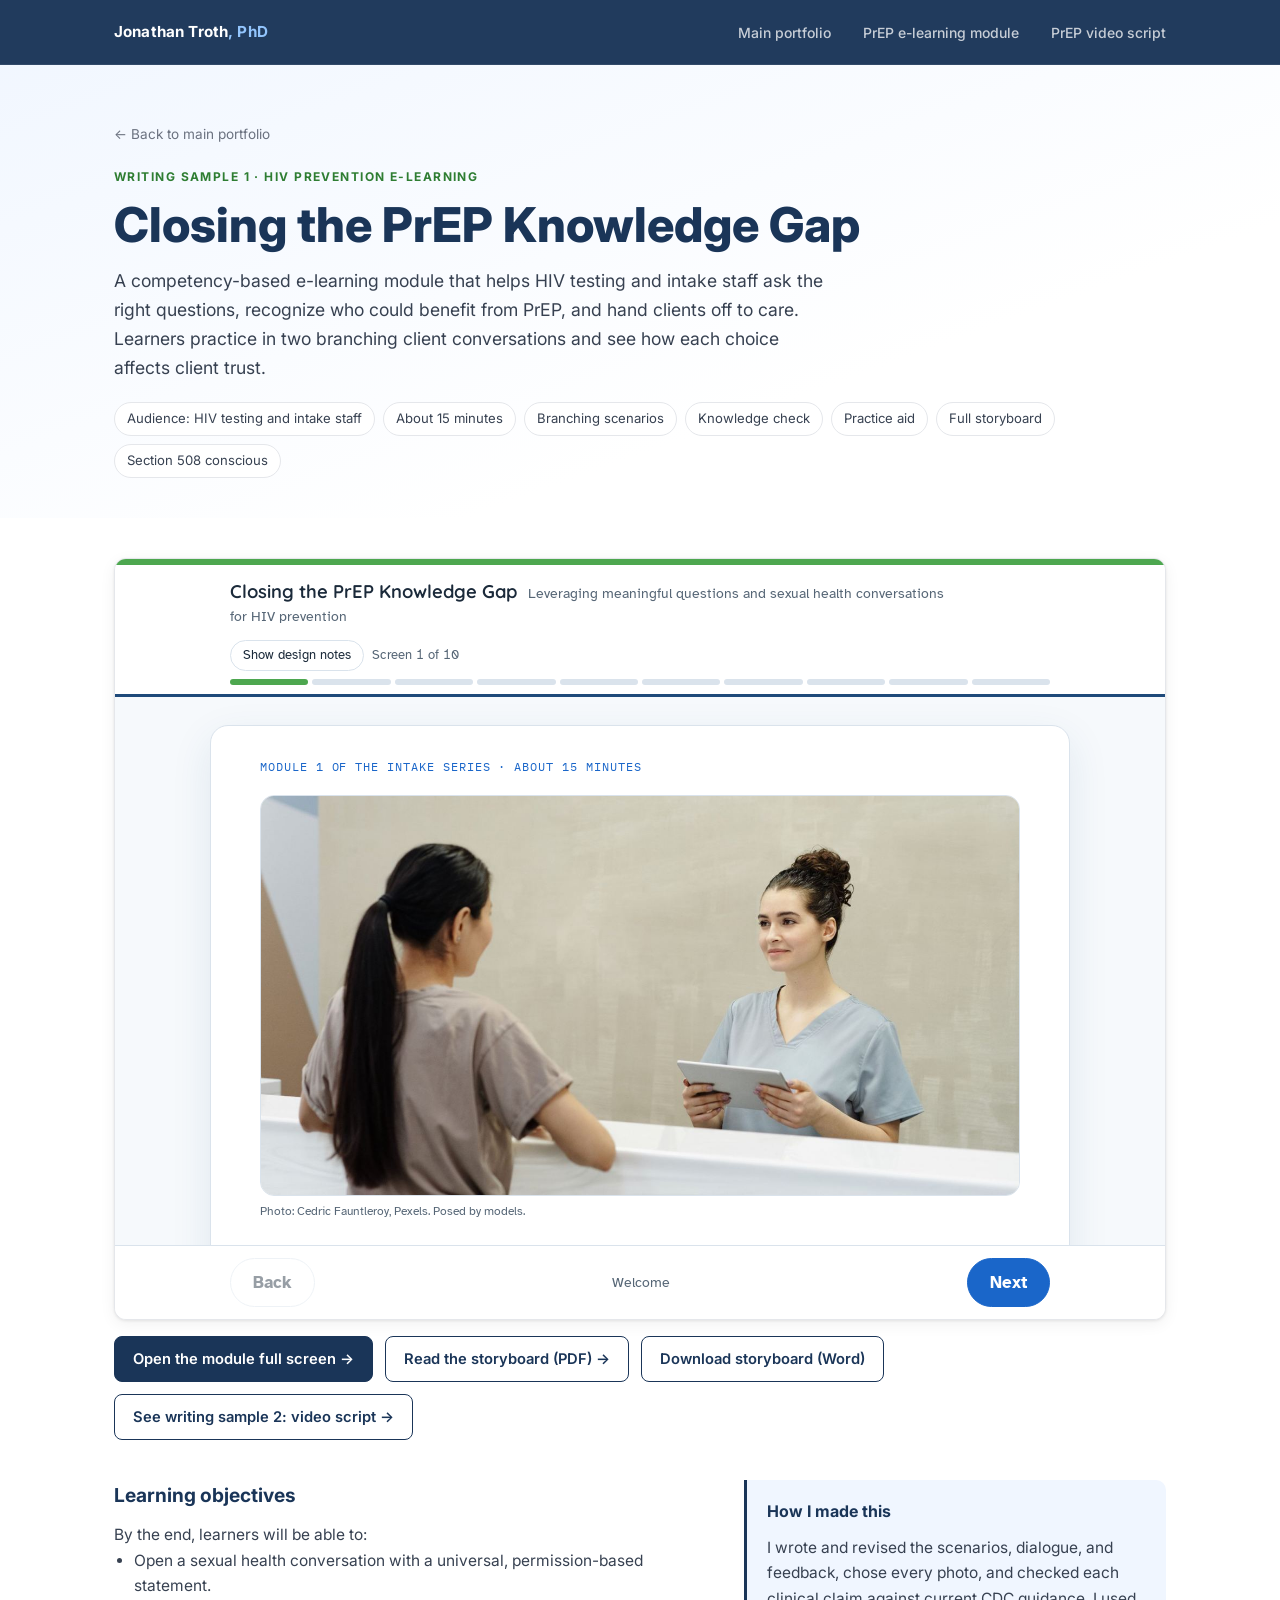
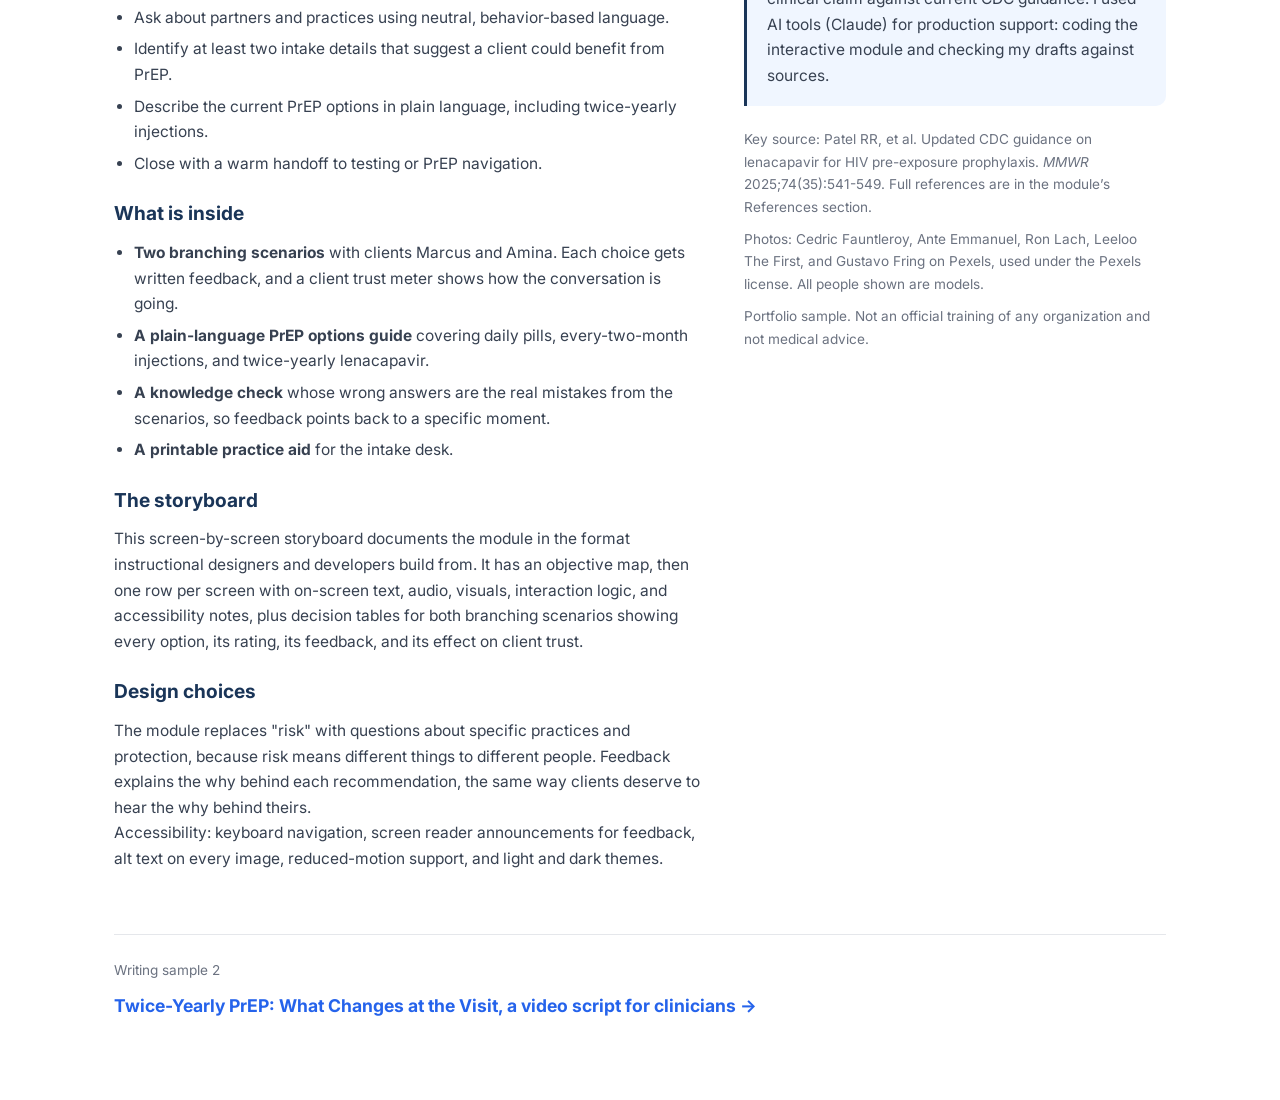
<file: prep-module/index.html>
<!DOCTYPE html>
<html lang="en">
<head>
<meta charset="UTF-8">
<meta name="viewport" content="width=device-width, initial-scale=1.0">
<meta name="robots" content="noindex">
<title>Closing the PrEP Knowledge Gap | E-Learning Sample | Jonathan Troth, PhD</title>
<meta name="description" content="Competency-based e-learning module for HIV testing and intake staff on sexual health conversations and PrEP, written by Jonathan Troth, PhD.">
<link rel="preconnect" href="https://fonts.googleapis.com">
<link href="https://fonts.googleapis.com/css2?family=Inter:wght@400;500;600;700;800&display=swap" rel="stylesheet">
<link rel="stylesheet" href="../style.css">
<style>
.s-hero{padding:120px 0 40px;background:linear-gradient(160deg,var(--blue-pale) 0%,#fff 70%)}
.s-back{display:inline-flex;gap:6px;font-size:.85rem;color:var(--ink-lt);margin-bottom:22px}
.s-eyebrow{font-size:.75rem;font-weight:700;letter-spacing:.12em;text-transform:uppercase;color:#2e7d32;margin-bottom:10px}
.s-title{font-size:clamp(1.9rem,4.5vw,3rem);font-weight:800;color:var(--navy);line-height:1.15;margin-bottom:14px}
.s-lede{font-size:1.1rem;color:var(--ink-mid);max-width:720px}
.s-meta{display:flex;flex-wrap:wrap;gap:8px;margin-top:20px}
.s-meta span{background:#fff;border:1px solid var(--rule);border-radius:999px;padding:5px 12px;font-size:.82rem;color:var(--ink-mid)}
.s-main{padding:40px 0 80px}
.s-frame{border:1px solid var(--rule);border-radius:12px;overflow:hidden;box-shadow:var(--shadow);background:#fff}
.s-frame iframe{display:block;width:100%;height:760px;border:0}
.s-frame video{display:block;width:100%;height:auto;background:#000}
.s-actions{display:flex;flex-wrap:wrap;gap:12px;margin:16px 0 40px}
.s-btn{display:inline-block;padding:10px 18px;border-radius:8px;font-weight:600;font-size:.92rem;border:1px solid var(--navy);color:var(--navy)}
.s-btn.primary{background:var(--navy);color:#fff}
.s-btn:hover{text-decoration:none;opacity:.9}
.s-grid{display:grid;grid-template-columns:1.4fr 1fr;gap:40px}
.s-grid h2{font-size:1.2rem;color:var(--navy);margin:0 0 10px}
.s-grid p,.s-grid li{color:var(--ink-mid);font-size:.97rem}
.s-grid ul{padding-left:20px;margin-bottom:22px}
.s-grid li{margin-bottom:6px}
.s-block{margin-bottom:22px}
.s-note{background:var(--blue-pale);border-left:3px solid var(--navy);border-radius:0 10px 10px 0;padding:18px 20px;margin-bottom:22px}
.s-note h2{font-size:1rem}
.s-small{font-size:.85rem!important;color:var(--ink-lt)!important;margin-bottom:10px}
.s-next{margin-top:40px;padding-top:24px;border-top:1px solid var(--rule)}
@media(max-width:820px){.s-grid{grid-template-columns:1fr;gap:8px}.s-frame iframe{height:640px}.s-hero{padding-top:96px}}
</style>
</head>
<body>
<nav id="nav" role="navigation" aria-label="Main navigation">
  <div class="container nav-inner">
    <a href="../index.html" class="nav-logo">Jonathan Troth<span>, PhD</span></a>
    <ul class="nav-links" role="list">
      <li><a href="../index.html">Main portfolio</a></li>
      <li><a href="../prep-module/">PrEP e-learning module</a></li>
      <li><a href="../prep-video/">PrEP video script</a></li>
    </ul>
  </div>
</nav>
<header class="s-hero">
  <div class="container">
    <a href="../index.html" class="s-back">&larr; Back to main portfolio</a>
    <p class="s-eyebrow">Writing sample 1 &middot; HIV prevention e-learning</p>
    <h1 class="s-title">Closing the PrEP Knowledge Gap</h1>
    <p class="s-lede">A competency-based e-learning module that helps HIV testing and intake staff ask the right questions, recognize who could benefit from PrEP, and hand clients off to care. Learners practice in two branching client conversations and see how each choice affects client trust.</p>
    <div class="s-meta"><span>Audience: HIV testing and intake staff</span><span>About 15 minutes</span><span>Branching scenarios</span><span>Knowledge check</span><span>Practice aid</span><span>Full storyboard</span><span>Section 508 conscious</span></div>
  </div>
</header>
<main class="s-main">
  <div class="container">
    <div class="s-frame"><iframe src="module.html" title="Closing the PrEP Knowledge Gap, interactive e-learning module" loading="lazy"></iframe></div>
    <div class="s-actions"><a class="s-btn primary" href="module.html" target="_blank" rel="noopener">Open the module full screen &rarr;</a><a class="s-btn" href="Troth_Closing_the_PrEP_Knowledge_Gap_Storyboard.pdf" target="_blank" rel="noopener">Read the storyboard (PDF) &rarr;</a><a class="s-btn" href="Troth_Closing_the_PrEP_Knowledge_Gap_Storyboard.docx">Download storyboard (Word)</a><a class="s-btn" href="../prep-video/">See writing sample 2: video script &rarr;</a></div>
    <div class="s-grid">
      <div><div class="s-block"><h2>Learning objectives</h2><p>By the end, learners will be able to:</p><ul>
<li>Open a sexual health conversation with a universal, permission-based statement.</li>
<li>Ask about partners and practices using neutral, behavior-based language.</li>
<li>Identify at least two intake details that suggest a client could benefit from PrEP.</li>
<li>Describe the current PrEP options in plain language, including twice-yearly injections.</li>
<li>Close with a warm handoff to testing or PrEP navigation.</li></ul></div>
<div class="s-block"><h2>What is inside</h2><ul>
<li><strong>Two branching scenarios</strong> with clients Marcus and Amina. Each choice gets written feedback, and a client trust meter shows how the conversation is going.</li>
<li><strong>A plain-language PrEP options guide</strong> covering daily pills, every-two-month injections, and twice-yearly lenacapavir.</li>
<li><strong>A knowledge check</strong> whose wrong answers are the real mistakes from the scenarios, so feedback points back to a specific moment.</li>
<li><strong>A printable practice aid</strong> for the intake desk.</li></ul></div>
<div class="s-block"><h2>The storyboard</h2><p>This screen-by-screen storyboard documents the module in the format instructional designers and developers build from. It has an objective map, then one row per screen with on-screen text, audio, visuals, interaction logic, and accessibility notes, plus decision tables for both branching scenarios showing every option, its rating, its feedback, and its effect on client trust.</p></div><div class="s-block"><h2>Design choices</h2><p>The module replaces "risk" with questions about specific practices and protection, because risk means different things to different people. Feedback explains the why behind each recommendation, the same way clients deserve to hear the why behind theirs.</p>
<p>Accessibility: keyboard navigation, screen reader announcements for feedback, alt text on every image, reduced-motion support, and light and dark themes.</p></div></div>
      <div><div class="s-note"><h2>How I made this</h2><p>I wrote and revised the scenarios, dialogue, and feedback, chose every photo, and checked each clinical claim against current CDC guidance. I used AI tools (Claude) for production support: coding the interactive module and checking my drafts against sources.</p></div>
<p class="s-small">Key source: Patel RR, et al. Updated CDC guidance on lenacapavir for HIV pre-exposure prophylaxis. <em>MMWR</em> 2025;74(35):541-549. Full references are in the module&rsquo;s References section.</p>
<p class="s-small">Photos: Cedric Fauntleroy, Ante Emmanuel, Ron Lach, Leeloo The First, and Gustavo Fring on Pexels, used under the Pexels license. All people shown are models.</p>
<p class="s-small">Portfolio sample. Not an official training of any organization and not medical advice.</p></div>
    </div>
    <div class="s-next"><p class="s-small">Writing sample 2</p><a href="../prep-video/" style="font-weight:700;font-size:1.1rem">Twice-Yearly PrEP: What Changes at the Visit, a video script for clinicians &rarr;</a></div>
  </div>
</main>
</body>
</html>
</file>
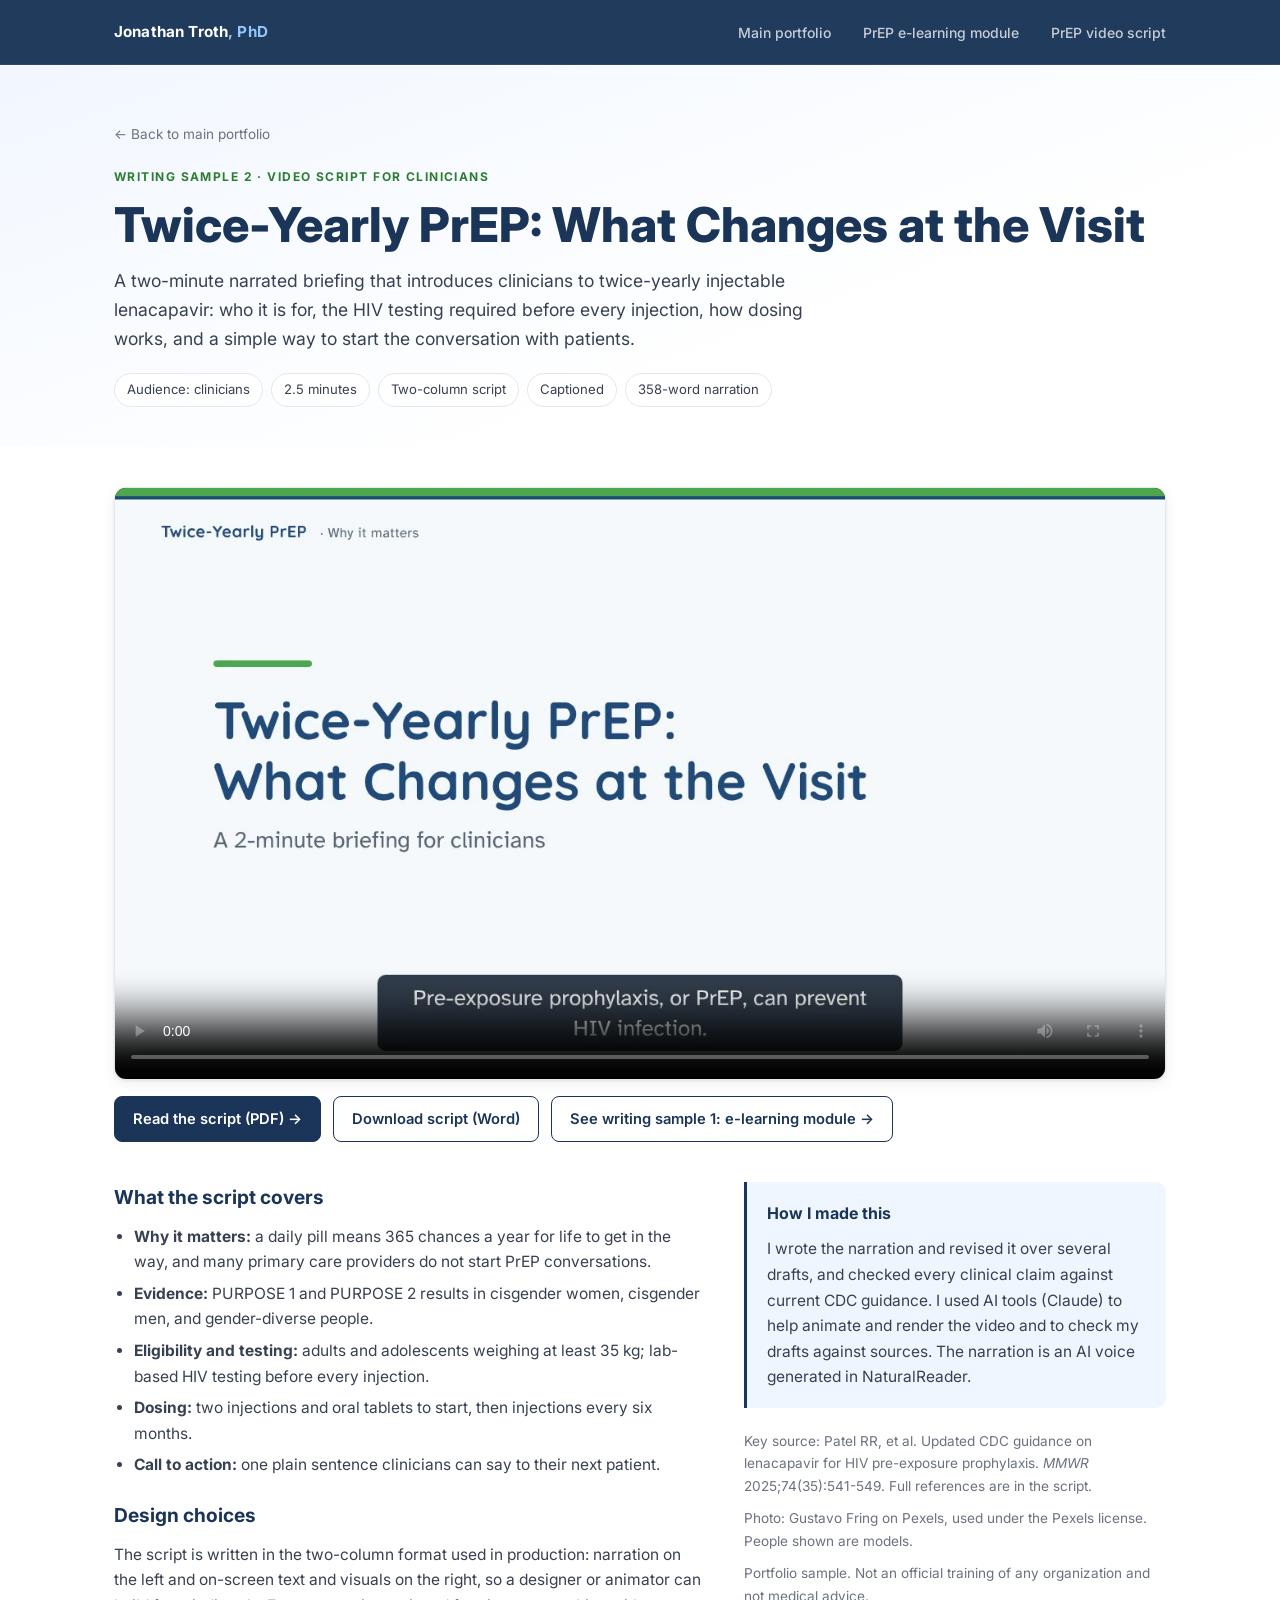
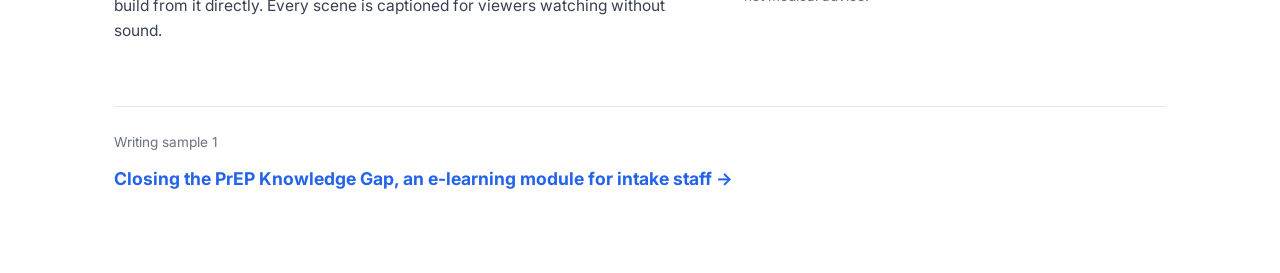
<file: prep-video/index.html>
<!DOCTYPE html>
<html lang="en">
<head>
<meta charset="UTF-8">
<meta name="viewport" content="width=device-width, initial-scale=1.0">
<meta name="robots" content="noindex">
<title>Twice-Yearly PrEP Video Script | Writing Sample | Jonathan Troth, PhD</title>
<meta name="description" content="Two-column video script and narrated explainer for clinicians on twice-yearly lenacapavir PrEP, written by Jonathan Troth, PhD.">
<link rel="preconnect" href="https://fonts.googleapis.com">
<link href="https://fonts.googleapis.com/css2?family=Inter:wght@400;500;600;700;800&display=swap" rel="stylesheet">
<link rel="stylesheet" href="../style.css">
<style>
.s-hero{padding:120px 0 40px;background:linear-gradient(160deg,var(--blue-pale) 0%,#fff 70%)}
.s-back{display:inline-flex;gap:6px;font-size:.85rem;color:var(--ink-lt);margin-bottom:22px}
.s-eyebrow{font-size:.75rem;font-weight:700;letter-spacing:.12em;text-transform:uppercase;color:#2e7d32;margin-bottom:10px}
.s-title{font-size:clamp(1.9rem,4.5vw,3rem);font-weight:800;color:var(--navy);line-height:1.15;margin-bottom:14px}
.s-lede{font-size:1.1rem;color:var(--ink-mid);max-width:720px}
.s-meta{display:flex;flex-wrap:wrap;gap:8px;margin-top:20px}
.s-meta span{background:#fff;border:1px solid var(--rule);border-radius:999px;padding:5px 12px;font-size:.82rem;color:var(--ink-mid)}
.s-main{padding:40px 0 80px}
.s-frame{border:1px solid var(--rule);border-radius:12px;overflow:hidden;box-shadow:var(--shadow);background:#fff}
.s-frame iframe{display:block;width:100%;height:760px;border:0}
.s-frame video{display:block;width:100%;height:auto;background:#000}
.s-actions{display:flex;flex-wrap:wrap;gap:12px;margin:16px 0 40px}
.s-btn{display:inline-block;padding:10px 18px;border-radius:8px;font-weight:600;font-size:.92rem;border:1px solid var(--navy);color:var(--navy)}
.s-btn.primary{background:var(--navy);color:#fff}
.s-btn:hover{text-decoration:none;opacity:.9}
.s-grid{display:grid;grid-template-columns:1.4fr 1fr;gap:40px}
.s-grid h2{font-size:1.2rem;color:var(--navy);margin:0 0 10px}
.s-grid p,.s-grid li{color:var(--ink-mid);font-size:.97rem}
.s-grid ul{padding-left:20px;margin-bottom:22px}
.s-grid li{margin-bottom:6px}
.s-block{margin-bottom:22px}
.s-note{background:var(--blue-pale);border-left:3px solid var(--navy);border-radius:0 10px 10px 0;padding:18px 20px;margin-bottom:22px}
.s-note h2{font-size:1rem}
.s-small{font-size:.85rem!important;color:var(--ink-lt)!important;margin-bottom:10px}
.s-next{margin-top:40px;padding-top:24px;border-top:1px solid var(--rule)}
@media(max-width:820px){.s-grid{grid-template-columns:1fr;gap:8px}.s-frame iframe{height:640px}.s-hero{padding-top:96px}}
</style>
</head>
<body>
<nav id="nav" role="navigation" aria-label="Main navigation">
  <div class="container nav-inner">
    <a href="../index.html" class="nav-logo">Jonathan Troth<span>, PhD</span></a>
    <ul class="nav-links" role="list">
      <li><a href="../index.html">Main portfolio</a></li>
      <li><a href="../prep-module/">PrEP e-learning module</a></li>
      <li><a href="../prep-video/">PrEP video script</a></li>
    </ul>
  </div>
</nav>
<header class="s-hero">
  <div class="container">
    <a href="../index.html" class="s-back">&larr; Back to main portfolio</a>
    <p class="s-eyebrow">Writing sample 2 &middot; Video script for clinicians</p>
    <h1 class="s-title">Twice-Yearly PrEP: What Changes at the Visit</h1>
    <p class="s-lede">A two-minute narrated briefing that introduces clinicians to twice-yearly injectable lenacapavir: who it is for, the HIV testing required before every injection, how dosing works, and a simple way to start the conversation with patients.</p>
    <div class="s-meta"><span>Audience: clinicians</span><span>2.5 minutes</span><span>Two-column script</span><span>Captioned</span><span>358-word narration</span></div>
  </div>
</header>
<main class="s-main">
  <div class="container">
    <div class="s-frame"><video controls preload="metadata" poster="poster.jpg"><source src="twice-yearly-prep-explainer.mp4" type="video/mp4">Your browser does not play this video. <a href="twice-yearly-prep-explainer.mp4">Download the MP4</a>.</video></div>
    <div class="s-actions"><a class="s-btn primary" href="Troth_Twice-Yearly_PrEP_Video_Script.pdf" target="_blank" rel="noopener">Read the script (PDF) &rarr;</a><a class="s-btn" href="Troth_Twice-Yearly_PrEP_Video_Script.docx">Download script (Word)</a><a class="s-btn" href="../prep-module/">See writing sample 1: e-learning module &rarr;</a></div>
    <div class="s-grid">
      <div><div class="s-block"><h2>What the script covers</h2><ul>
<li><strong>Why it matters:</strong> a daily pill means 365 chances a year for life to get in the way, and many primary care providers do not start PrEP conversations.</li>
<li><strong>Evidence:</strong> PURPOSE 1 and PURPOSE 2 results in cisgender women, cisgender men, and gender-diverse people.</li>
<li><strong>Eligibility and testing:</strong> adults and adolescents weighing at least 35 kg; lab-based HIV testing before every injection.</li>
<li><strong>Dosing:</strong> two injections and oral tablets to start, then injections every six months.</li>
<li><strong>Call to action:</strong> one plain sentence clinicians can say to their next patient.</li></ul></div>
<div class="s-block"><h2>Design choices</h2><p>The script is written in the two-column format used in production: narration on the left and on-screen text and visuals on the right, so a designer or animator can build from it directly. Every scene is captioned for viewers watching without sound.</p></div></div>
      <div><div class="s-note"><h2>How I made this</h2><p>I wrote the narration and revised it over several drafts, and checked every clinical claim against current CDC guidance. I used AI tools (Claude) to help animate and render the video and to check my drafts against sources. The narration is an AI voice generated in NaturalReader.</p></div>
<p class="s-small">Key source: Patel RR, et al. Updated CDC guidance on lenacapavir for HIV pre-exposure prophylaxis. <em>MMWR</em> 2025;74(35):541-549. Full references are in the script.</p>
<p class="s-small">Photo: Gustavo Fring on Pexels, used under the Pexels license. People shown are models.</p>
<p class="s-small">Portfolio sample. Not an official training of any organization and not medical advice.</p></div>
    </div>
    <div class="s-next"><p class="s-small">Writing sample 1</p><a href="../prep-module/" style="font-weight:700;font-size:1.1rem">Closing the PrEP Knowledge Gap, an e-learning module for intake staff &rarr;</a></div>
  </div>
</main>
</body>
</html>
</file>
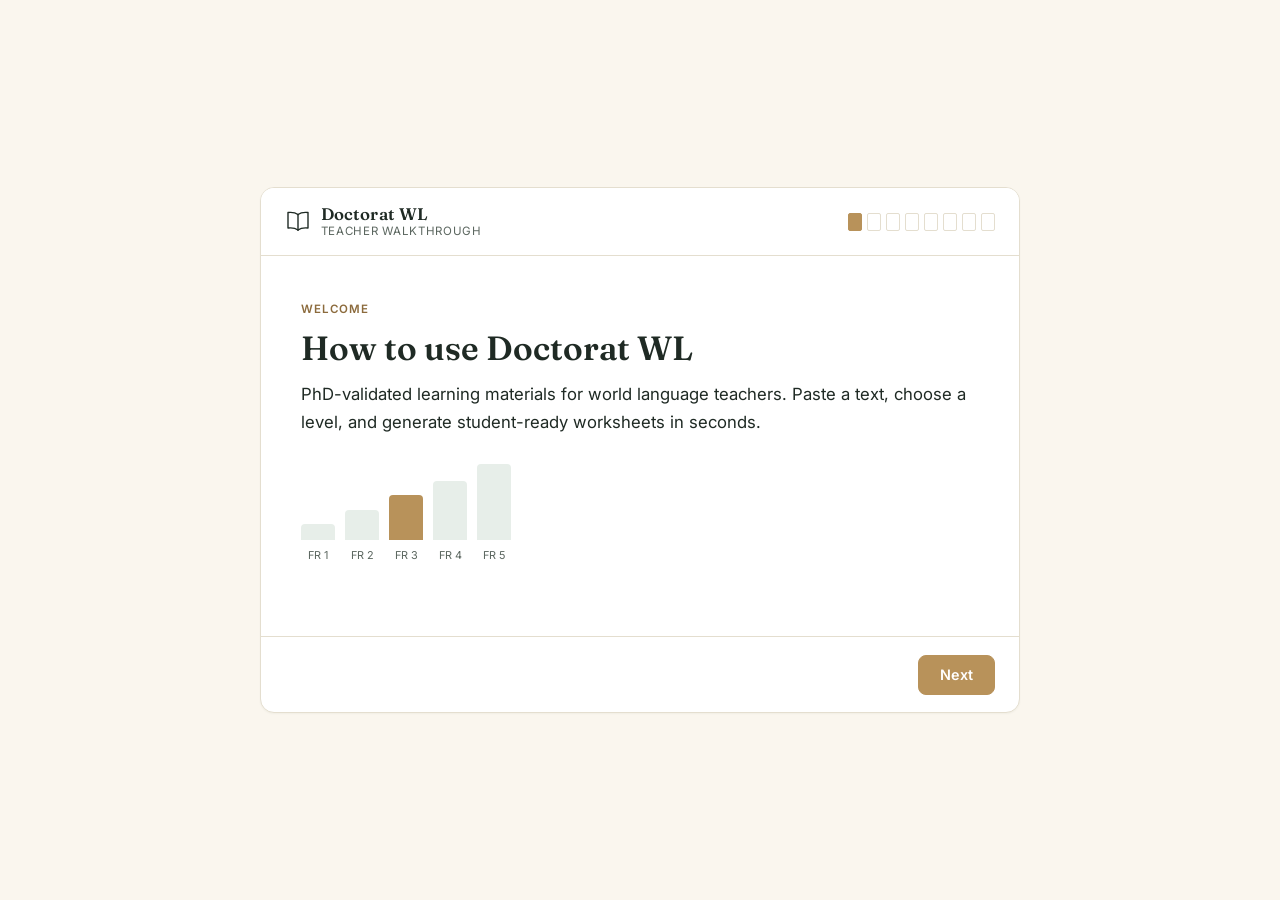
<file: doctoratwl-walkthrough.html>
<!DOCTYPE html>
<html lang="en">
<head>
<meta charset="UTF-8">
<meta name="viewport" content="width=device-width, initial-scale=1.0">
<title>How to Use Doctorat WL — Teacher Walkthrough</title>
<link rel="preconnect" href="https://fonts.googleapis.com">
<link rel="preconnect" href="https://fonts.gstatic.com" crossorigin>
<link href="https://fonts.googleapis.com/css2?family=Fraunces:opsz,wght@9..144,400;9..144,500;9..144,600&family=Inter:wght@400;500;600&display=swap" rel="stylesheet">
<style>
  :root{
    --cream:#FAF6EE;
    --paper:#FFFFFF;
    --ink:#1F2A24;
    --ink-soft:#5B665F;
    --brass:#B8925A;
    --brass-deep:#8C6B3D;
    --forest:#2F4F3E;
    --forest-soft:#E7EEE9;
    --line:#E4DECF;
    --danger:#B4452F;
    --danger-bg:#F7E9E4;
  }
  *{box-sizing:border-box;}
  html,body{margin:0;padding:0;}
  body{
    background:var(--cream);
    color:var(--ink);
    font-family:'Inter',system-ui,sans-serif;
    -webkit-font-smoothing:antialiased;
    min-height:100vh;
    display:flex;
    align-items:center;
    justify-content:center;
    padding:2.5rem 1.25rem;
  }
  .shell{
    width:100%;
    max-width:760px;
    background:var(--paper);
    border:1px solid var(--line);
    border-radius:14px;
    overflow:hidden;
    box-shadow:0 1px 2px rgba(31,42,36,0.04);
  }
  .header{
    display:flex;
    align-items:center;
    justify-content:space-between;
    padding:1.1rem 1.5rem;
    border-bottom:1px solid var(--line);
    background:var(--paper);
  }
  .brand{
    display:flex;
    align-items:center;
    gap:0.6rem;
  }
  .brand svg{flex-shrink:0;}
  .brand-text{display:flex;flex-direction:column;line-height:1.1;}
  .brand-name{
    font-family:'Fraunces',serif;
    font-weight:600;
    font-size:1.05rem;
    letter-spacing:0.01em;
  }
  .brand-sub{
    font-size:0.72rem;
    color:var(--ink-soft);
    text-transform:uppercase;
    letter-spacing:0.06em;
    margin-top:1px;
  }
  .pages{
    display:flex;
    gap:5px;
  }
  .page-mark{
    width:14px;
    height:18px;
    border-radius:2px;
    border:1.5px solid var(--line);
    background:transparent;
    transition:background .25s ease, border-color .25s ease;
  }
  .page-mark.done{background:var(--forest);border-color:var(--forest);}
  .page-mark.current{border-color:var(--brass);background:var(--brass);}
  @media (prefers-reduced-motion: reduce){.page-mark{transition:none;}}

  .stage{
    padding:2.75rem 2.5rem 2.25rem;
    min-height:380px;
  }
  @media (max-width:600px){
    .stage{padding:2rem 1.35rem 1.75rem;}
  }
  .eyebrow{
    font-size:0.72rem;
    text-transform:uppercase;
    letter-spacing:0.08em;
    color:var(--brass-deep);
    font-weight:600;
    margin:0 0 0.6rem;
  }
  h1{
    font-family:'Fraunces',serif;
    font-weight:600;
    font-size:2.1rem;
    line-height:1.15;
    margin:0 0 0.85rem;
  }
  h2{
    font-family:'Fraunces',serif;
    font-weight:600;
    font-size:1.55rem;
    line-height:1.2;
    margin:0 0 0.85rem;
  }
  p{
    font-size:0.98rem;
    line-height:1.65;
    color:var(--ink-soft);
    margin:0 0 1rem;
  }
  .lead{font-size:1.05rem;color:var(--ink);}

  .bars{
    display:flex;
    align-items:flex-end;
    gap:10px;
    height:76px;
    margin:1.75rem 0 0.5rem;
  }
  .bar{
    width:34px;
    border-radius:4px 4px 0 0;
    background:var(--forest-soft);
    position:relative;
  }
  .bar span{
    position:absolute;
    bottom:-22px;
    left:0;
    right:0;
    text-align:center;
    font-size:0.68rem;
    color:var(--ink-soft);
  }
  .bar.on{background:var(--brass);}

  .grid2{
    display:grid;
    grid-template-columns:1fr 1fr;
    gap:1.75rem;
  }
  @media (max-width:600px){.grid2{grid-template-columns:1fr;}}

  .field-label{
    display:flex;
    align-items:center;
    gap:0.5rem;
    font-weight:600;
    font-size:0.95rem;
    margin-bottom:0.5rem;
  }
  .badge{
    font-size:0.65rem;
    font-weight:600;
    padding:2px 8px;
    border-radius:20px;
    text-transform:uppercase;
    letter-spacing:0.03em;
  }
  .badge.req{background:var(--danger-bg);color:var(--danger);}
  .badge.opt{background:var(--forest-soft);color:var(--forest);}

  .mock-box{
    border:1.5px dashed var(--line);
    border-radius:8px;
    padding:0.9rem 1rem;
    font-size:0.85rem;
    color:var(--ink-soft);
    background:#FDFCF9;
    min-height:64px;
  }
  .chips{display:flex;flex-wrap:wrap;gap:8px;margin-top:0.4rem;}
  .chip{
    border:1px solid var(--line);
    border-radius:8px;
    padding:0.5rem 0.9rem;
    font-size:0.85rem;
    background:#FDFCF9;
  }
  .chip.ex{border-color:var(--brass);background:#FBF3E8;color:var(--brass-deep);font-weight:600;}

  .tip{
    display:flex;
    gap:0.7rem;
    background:var(--forest-soft);
    border-radius:10px;
    padding:0.9rem 1.05rem;
    margin-top:1.1rem;
  }
  .tip svg{flex-shrink:0;margin-top:2px;}
  .tip p{margin:0;color:var(--forest);font-size:0.87rem;}

  .notice-list{display:flex;flex-direction:column;gap:0.7rem;margin-top:0.25rem;}
  .notice{
    display:flex;
    gap:0.7rem;
    border:1px solid var(--line);
    border-radius:10px;
    padding:0.85rem 1rem;
  }
  .notice svg{flex-shrink:0;margin-top:2px;}
  .notice p{margin:0;font-size:0.88rem;color:var(--ink-soft);}
  .notice strong{color:var(--ink);}

  .checklist{list-style:none;margin:0.5rem 0 0;padding:0;display:flex;flex-direction:column;gap:0.55rem;}
  .checklist li{display:flex;align-items:flex-start;gap:0.6rem;font-size:0.92rem;color:var(--ink);}
  .checklist svg{flex-shrink:0;margin-top:3px;}

  .footer{
    display:flex;
    align-items:center;
    justify-content:space-between;
    padding:1.1rem 1.5rem;
    border-top:1px solid var(--line);
  }
  button{
    font-family:'Inter',sans-serif;
    font-size:0.9rem;
    font-weight:600;
    border-radius:8px;
    padding:0.65rem 1.3rem;
    cursor:pointer;
    transition:transform .12s ease, opacity .15s ease;
  }
  button:focus-visible{outline:2px solid var(--brass-deep);outline-offset:2px;}
  button:active{transform:scale(0.98);}
  .btn-ghost{background:transparent;border:1px solid var(--line);color:var(--ink);}
  .btn-ghost:hover{background:var(--cream);}
  .btn-primary{background:var(--brass);border:1px solid var(--brass);color:#FFFFFF;}
  .btn-primary:hover{background:var(--brass-deep);border-color:var(--brass-deep);}
  .btn-hide{visibility:hidden;}
  a.btn-primary{text-decoration:none;display:inline-block;}
  @media (prefers-reduced-motion: reduce){button{transition:none;}}

  .hotspot-wrap{position:relative;border:1px solid var(--line);border-radius:10px;overflow:hidden;margin-top:0.75rem;}
  .hotspot-wrap img{display:block;width:100%;height:auto;}
  .hotspot{
    position:absolute;
    border:2px solid var(--brass);
    border-radius:8px;
    background:rgba(184,146,90,0.12);
    cursor:pointer;
    transition:background .15s ease, border-color .15s ease;
  }
  .hotspot:hover{background:rgba(184,146,90,0.22);}
  .hotspot.found{border-color:var(--forest);background:rgba(47,79,62,0.12);cursor:default;}
  .hotspot-counter{font-size:0.82rem;color:var(--ink-soft);margin-top:0.65rem;}
  .hotspot-note{
    margin-top:0.75rem;
    background:var(--forest-soft);
    border-radius:8px;
    padding:0.7rem 0.9rem;
    font-size:0.85rem;
    color:var(--forest);
    min-height:1.2rem;
  }

  .quiz-q{margin-bottom:1.5rem;}
  .quiz-q:last-child{margin-bottom:0;}
  .quiz-q p.q-text{font-weight:600;color:var(--ink);margin-bottom:0.6rem;font-size:0.95rem;}
  .quiz-opts{display:flex;flex-direction:column;gap:0.5rem;}
  .quiz-opt{
    text-align:left;
    border:1px solid var(--line);
    background:#FDFCF9;
    border-radius:8px;
    padding:0.6rem 0.85rem;
    font-size:0.87rem;
    font-weight:400;
    color:var(--ink);
  }
  .quiz-opt:hover:not(.correct):not(.incorrect){background:var(--cream);}
  .quiz-opt.correct{border-color:var(--forest);background:var(--forest-soft);color:var(--forest);font-weight:600;}
  .quiz-opt.incorrect{border-color:var(--danger);background:var(--danger-bg);color:var(--danger);font-weight:600;}
  .quiz-feedback{font-size:0.82rem;color:var(--ink-soft);margin-top:0.4rem;min-height:1.1rem;}
</style>
</head>
<body>

<div class="shell">
  <div class="header">
    <div class="brand">
      <svg width="26" height="22" viewBox="0 0 26 22" fill="none" xmlns="http://www.w3.org/2000/svg">
        <path d="M13 3.5C11 2 7.5 1 3 1.5V17C7.5 16.5 11 17.5 13 19" stroke="#1F2A24" stroke-width="1.4" stroke-linecap="round" stroke-linejoin="round"/>
        <path d="M13 3.5C15 2 18.5 1 23 1.5V17C18.5 16.5 15 17.5 13 19" stroke="#1F2A24" stroke-width="1.4" stroke-linecap="round" stroke-linejoin="round"/>
        <path d="M13 3.5V19" stroke="#1F2A24" stroke-width="1.4" stroke-linecap="round"/>
      </svg>
      <div class="brand-text">
        <span class="brand-name">Doctorat WL</span>
        <span class="brand-sub">Teacher walkthrough</span>
      </div>
    </div>
    <div class="pages" id="pages" aria-hidden="true"></div>
  </div>

  <div class="stage" id="stage" role="region" aria-live="polite" aria-label="Walkthrough content"></div>

  <div class="footer">
    <button class="btn-ghost" id="backBtn">Back</button>
    <button class="btn-primary" id="nextBtn">Next</button>
  </div>
</div>

<script>
const checkSVG = `<svg width="16" height="16" viewBox="0 0 16 16" fill="none" xmlns="http://www.w3.org/2000/svg"><circle cx="8" cy="8" r="7.25" stroke="#2F4F3E" stroke-width="1.3"/><path d="M5 8.2L7 10.2L11 6" stroke="#2F4F3E" stroke-width="1.4" stroke-linecap="round" stroke-linejoin="round"/></svg>`;
const infoSVG = `<svg width="17" height="17" viewBox="0 0 17 17" fill="none" xmlns="http://www.w3.org/2000/svg"><circle cx="8.5" cy="8.5" r="7.5" stroke="#2F4F3E" stroke-width="1.3"/><path d="M8.5 7.5V12" stroke="#2F4F3E" stroke-width="1.4" stroke-linecap="round"/><circle cx="8.5" cy="5.3" r="0.9" fill="#2F4F3E"/></svg>`;
const flagSVG = `<svg width="16" height="16" viewBox="0 0 16 16" fill="none" xmlns="http://www.w3.org/2000/svg"><circle cx="8" cy="8" r="7.25" stroke="#B4452F" stroke-width="1.3"/><path d="M8 4.5V8.8" stroke="#B4452F" stroke-width="1.4" stroke-linecap="round"/><circle cx="8" cy="11.2" r="0.9" fill="#B4452F"/></svg>`;

const screens = [
  {
    body: `
      <p class="eyebrow">Welcome</p>
      <h1>How to use Doctorat WL</h1>
      <p class="lead">PhD-validated learning materials for world language teachers. Paste a text, choose a level, and generate student-ready worksheets in seconds.</p>
      <div class="bars">
        <div class="bar" style="height:22%"><span>FR 1</span></div>
        <div class="bar" style="height:40%"><span>FR 2</span></div>
        <div class="bar on" style="height:60%"><span>FR 3</span></div>
        <div class="bar" style="height:78%"><span>FR 4</span></div>
        <div class="bar" style="height:100%"><span>FR 5</span></div>
      </div>
    `
  },
  {
    body: `
      <p class="eyebrow">Overview</p>
      <h2>What it does</h2>
      <p>Doctorat WL takes a French-language article or blog post and automatically levels it, along with matching comprehensible-input activities, for the class you're teaching. What used to take an evening of manual scaffolding takes under a minute.</p>
      <div class="tip">${infoSVG}<p><strong>Best fit:</strong> long-form articles and narrative prose. Support for poems is limited and songs are still in development, more on that shortly.</p></div>
    `
  },
  {
    body: `
      <p class="eyebrow">Step 1 of 2</p>
      <h2>Your text and student level</h2>
      <div class="grid2">
        <div>
          <div class="field-label">1. Your text <span class="badge req">Required</span></div>
          <div class="mock-box">Paste your text here… (minimum 300 words recommended)</div>
        </div>
        <div>
          <div class="field-label">2. Student level <span class="badge req">Required</span></div>
          <div class="chips">
            <div class="chip">French 1</div>
            <div class="chip">French 2</div>
            <div class="chip ex">French 3</div>
            <div class="chip">French 4</div>
            <div class="chip">French 5</div>
          </div>
        </div>
      </div>
      <div class="tip">${infoSVG}<p>Paste in the article, then click the level of the class you're building this for. That's the only input Doctorat WL truly needs.</p></div>
    `
  },
  {
    body: `
      <p class="eyebrow">Step 2 of 2</p>
      <h2>Grammar focus and AP/IB alignment</h2>
      <div class="grid2">
        <div>
          <div class="field-label">3. Grammar focus <span class="badge opt">Optional</span></div>
          <p style="margin-bottom:0.6rem;">Refine the grammatical output for your class's needs, target specific verb tenses or add a grammar drill.</p>
          <div class="mock-box">Select verb tenses…</div>
        </div>
        <div>
          <div class="field-label">4. AP/IB alignment <span class="badge opt">Optional</span></div>
          <p style="margin-bottom:0.6rem;">Vertically aligns your worksheet for future AP or IB students.</p>
          <div class="mock-box">Coming soon</div>
        </div>
      </div>
    `
  },
  {
    body: `
      <p class="eyebrow">Try it</p>
      <h2>Find the four fields</h2>
      <p>Here's the real dashboard. Click each area once you can point to it: your text box, the student level chips, the grammar focus panel, and the AP/IB alignment panel.</p>
      <div class="hotspot-wrap">
        <img src="[data-uri]" alt="Doctorat WL dashboard screenshot">
        <div class="hotspot" style="left:1.5%;top:44%;width:53%;height:47%;" data-name="Your text" data-note="This is where a teacher pastes the article or blog post, 300+ words recommended."></div>
        <div class="hotspot" style="left:57%;top:44%;width:42%;height:8%;" data-name="Student level" data-note="French 1 through French 5, this sets how the output gets leveled."></div>
        <div class="hotspot" style="left:57%;top:53%;width:42%;height:20%;" data-name="Grammar focus" data-note="Optional. Target specific verb tenses or add a grammar drill."></div>
        <div class="hotspot" style="left:57%;top:75%;width:42%;height:10%;" data-name="AP/IB alignment" data-note="Optional, and coming soon, vertical alignment for AP and IB frameworks."></div>
      </div>
      <p class="hotspot-counter" id="hsCounter">0 of 4 found</p>
      <div class="hotspot-note" id="hsNote"></div>
    `
  },
  {
    body: `
      <p class="eyebrow">Good to know</p>
      <h2>Before you generate</h2>
      <div class="notice-list">
        <div class="notice">${flagSVG}<p><strong>Copyright limits:</strong> Doctorat WL can't reproduce certain texts, like contemporary poems or book chapters. It will still build scaffolded activities from your input.</p></div>
        <div class="notice">${infoSVG}<p><strong>Content type:</strong> works best with long-form articles and narrative prose. Poem support is limited, and song support is in development.</p></div>
        <div class="notice">${infoSVG}<p><strong>Downloads:</strong> your worksheet may be blocked by pop-up blockers, check your browser bar if nothing appears.</p></div>
      </div>
    `
  },
  {
    body: `
      <p class="eyebrow">Quick check</p>
      <h2>Before you're done, three questions</h2>
      <div class="quiz-q" data-qid="q1">
        <p class="q-text">What's the recommended minimum word count for a pasted text?</p>
        <div class="quiz-opts">
          <button class="quiz-opt" data-correct="false">100 words</button>
          <button class="quiz-opt" data-correct="true">300 words</button>
          <button class="quiz-opt" data-correct="false">1,000 words</button>
        </div>
        <p class="quiz-feedback"></p>
      </div>
      <div class="quiz-q" data-qid="q2">
        <p class="q-text">A teacher pastes in a contemporary poem. What happens?</p>
        <div class="quiz-opts">
          <button class="quiz-opt" data-correct="false">Doctorat WL reproduces it exactly</button>
          <button class="quiz-opt" data-correct="true">It can't reproduce the poem, but still builds scaffolded activities from it</button>
          <button class="quiz-opt" data-correct="false">Doctorat WL rejects the input entirely</button>
        </div>
        <p class="quiz-feedback"></p>
      </div>
      <div class="quiz-q" data-qid="q3">
        <p class="q-text">A worksheet doesn't appear after clicking Generate. What should you check first?</p>
        <div class="quiz-opts">
          <button class="quiz-opt" data-correct="false">Your internet connection</button>
          <button class="quiz-opt" data-correct="true">Whether a pop-up blocker caught the download</button>
          <button class="quiz-opt" data-correct="false">Whether you selected AP/IB alignment</button>
        </div>
        <p class="quiz-feedback"></p>
      </div>
    `
  },
  {
    body: `
      <p class="eyebrow">You're ready</p>
      <h2>Generate your worksheet</h2>
      <ul class="checklist">
        <li>${checkSVG}Paste an article or blog post (300+ words works best)</li>
        <li>${checkSVG}Choose the student level, French 1 through French 5</li>
        <li>${checkSVG}Add a grammar focus if you want one, it's optional</li>
        <li>${checkSVG}Click Generate, materials appear in seconds</li>
      </ul>
      <p style="margin-top:1.25rem;">That's the whole workflow. Every worksheet after this one takes the same four steps.</p>
      <a class="btn-primary" href="https://doctoratwl.com/dashboard" target="_blank" rel="noopener">Open Doctorat WL</a>
    `
  }
];

let i = 0;
const stage = document.getElementById('stage');
const pagesEl = document.getElementById('pages');
const backBtn = document.getElementById('backBtn');
const nextBtn = document.getElementById('nextBtn');

function renderPages(){
  pagesEl.innerHTML = screens.map((_,idx)=>{
    const cls = idx < i ? 'done' : idx === i ? 'current' : '';
    return `<div class="page-mark ${cls}"></div>`;
  }).join('');
}

function wireHotspots(){
  const hotspots = stage.querySelectorAll('.hotspot');
  if (!hotspots.length) return;
  const counter = stage.querySelector('#hsCounter');
  const note = stage.querySelector('#hsNote');
  let found = 0;
  hotspots.forEach(h => {
    h.addEventListener('click', () => {
      if (h.classList.contains('found')) return;
      h.classList.add('found');
      found++;
      counter.textContent = found + ' of ' + hotspots.length + ' found';
      note.textContent = h.dataset.name + ': ' + h.dataset.note;
    });
  });
}

function wireQuiz(){
  const questions = stage.querySelectorAll('.quiz-q');
  if (!questions.length) return;
  questions.forEach(q => {
    const opts = q.querySelectorAll('.quiz-opt');
    const feedback = q.querySelector('.quiz-feedback');
    opts.forEach(opt => {
      opt.addEventListener('click', () => {
        if (opt.disabled) return;
        const isCorrect = opt.dataset.correct === 'true';
        opt.classList.add(isCorrect ? 'correct' : 'incorrect');
        feedback.textContent = isCorrect ? 'Correct.' : 'Not quite, the highlighted option below is the one to remember.';
        opts.forEach(o => { o.disabled = true; if (o.dataset.correct === 'true') o.classList.add('correct'); });
      });
    });
  });
}

function render(){
  stage.innerHTML = screens[i].body;
  renderPages();
  backBtn.classList.toggle('btn-hide', i === 0);
  nextBtn.classList.toggle('btn-hide', i === screens.length - 1);
  stage.scrollTop = 0;
  wireHotspots();
  wireQuiz();
}

nextBtn.addEventListener('click', () => { if (i < screens.length - 1) { i++; render(); } });
backBtn.addEventListener('click', () => { if (i > 0) { i--; render(); } });

render();
</script>
</body>
</html>
</file>
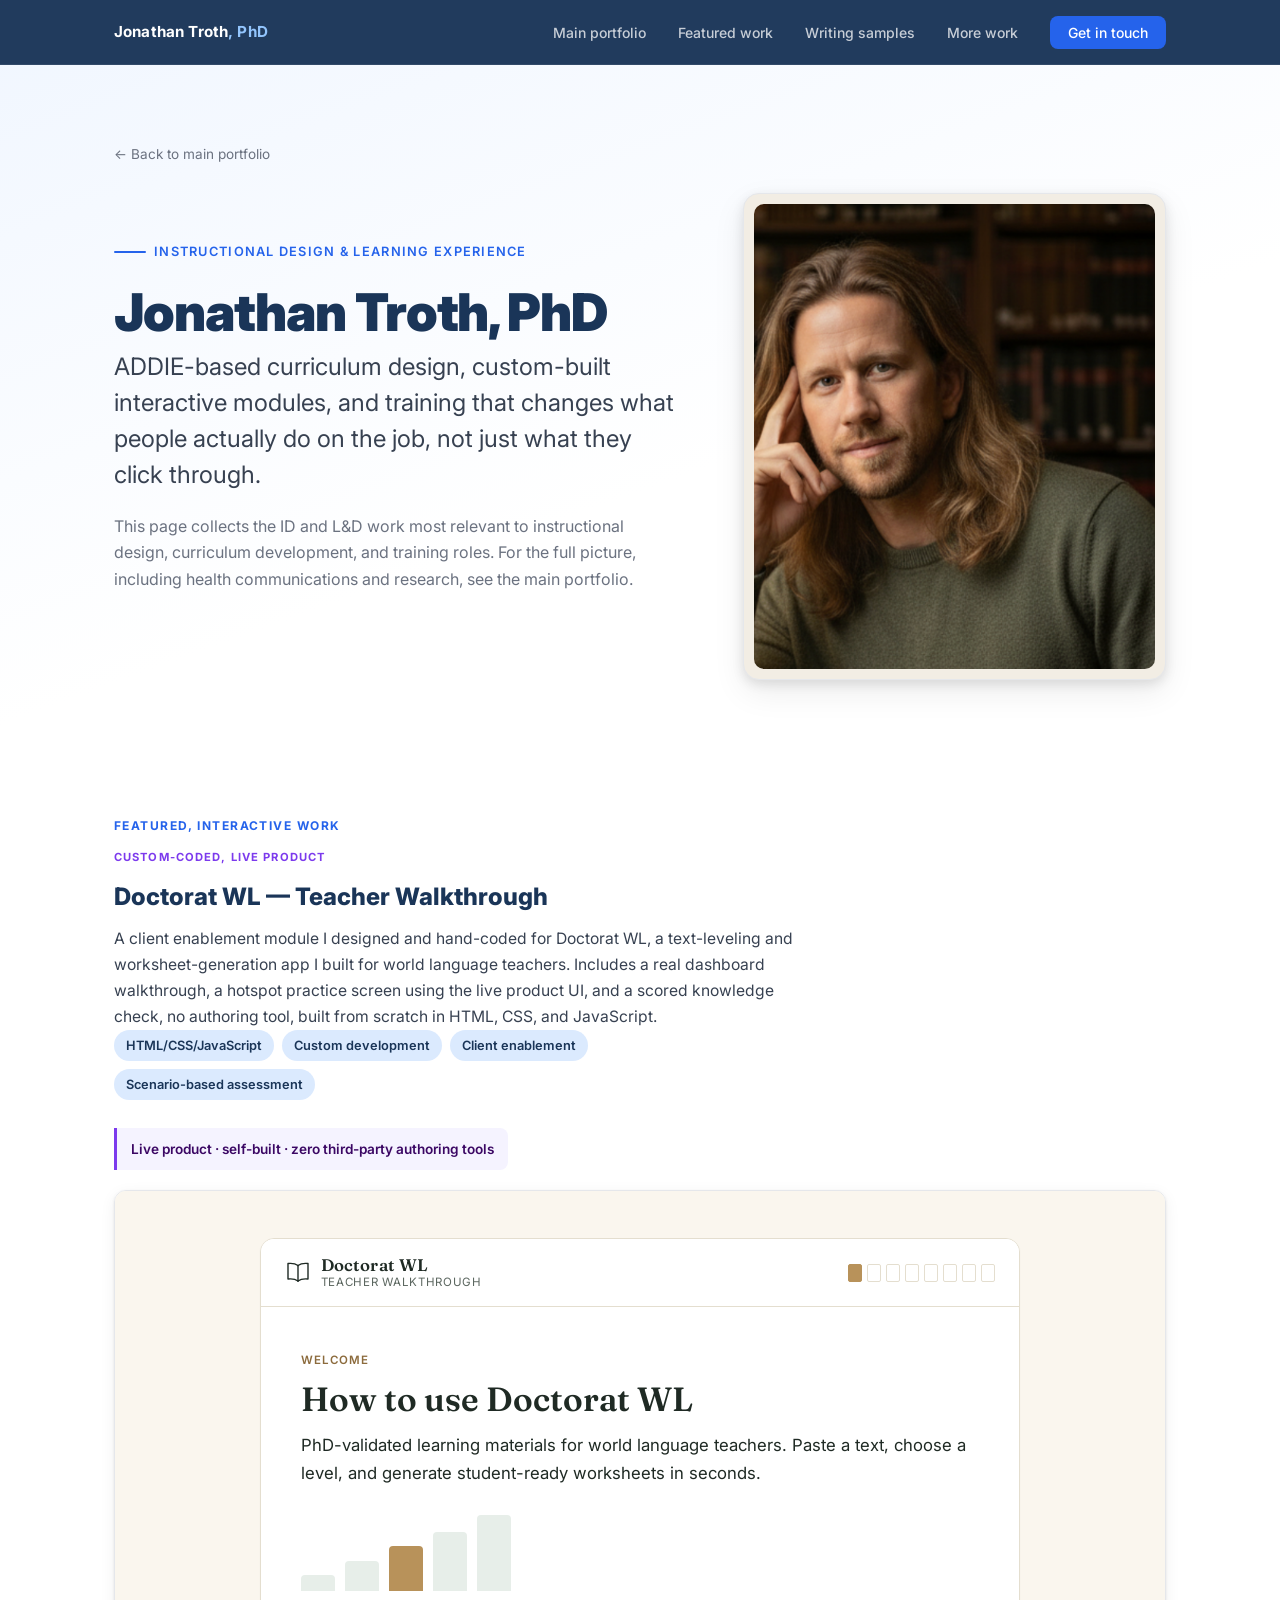
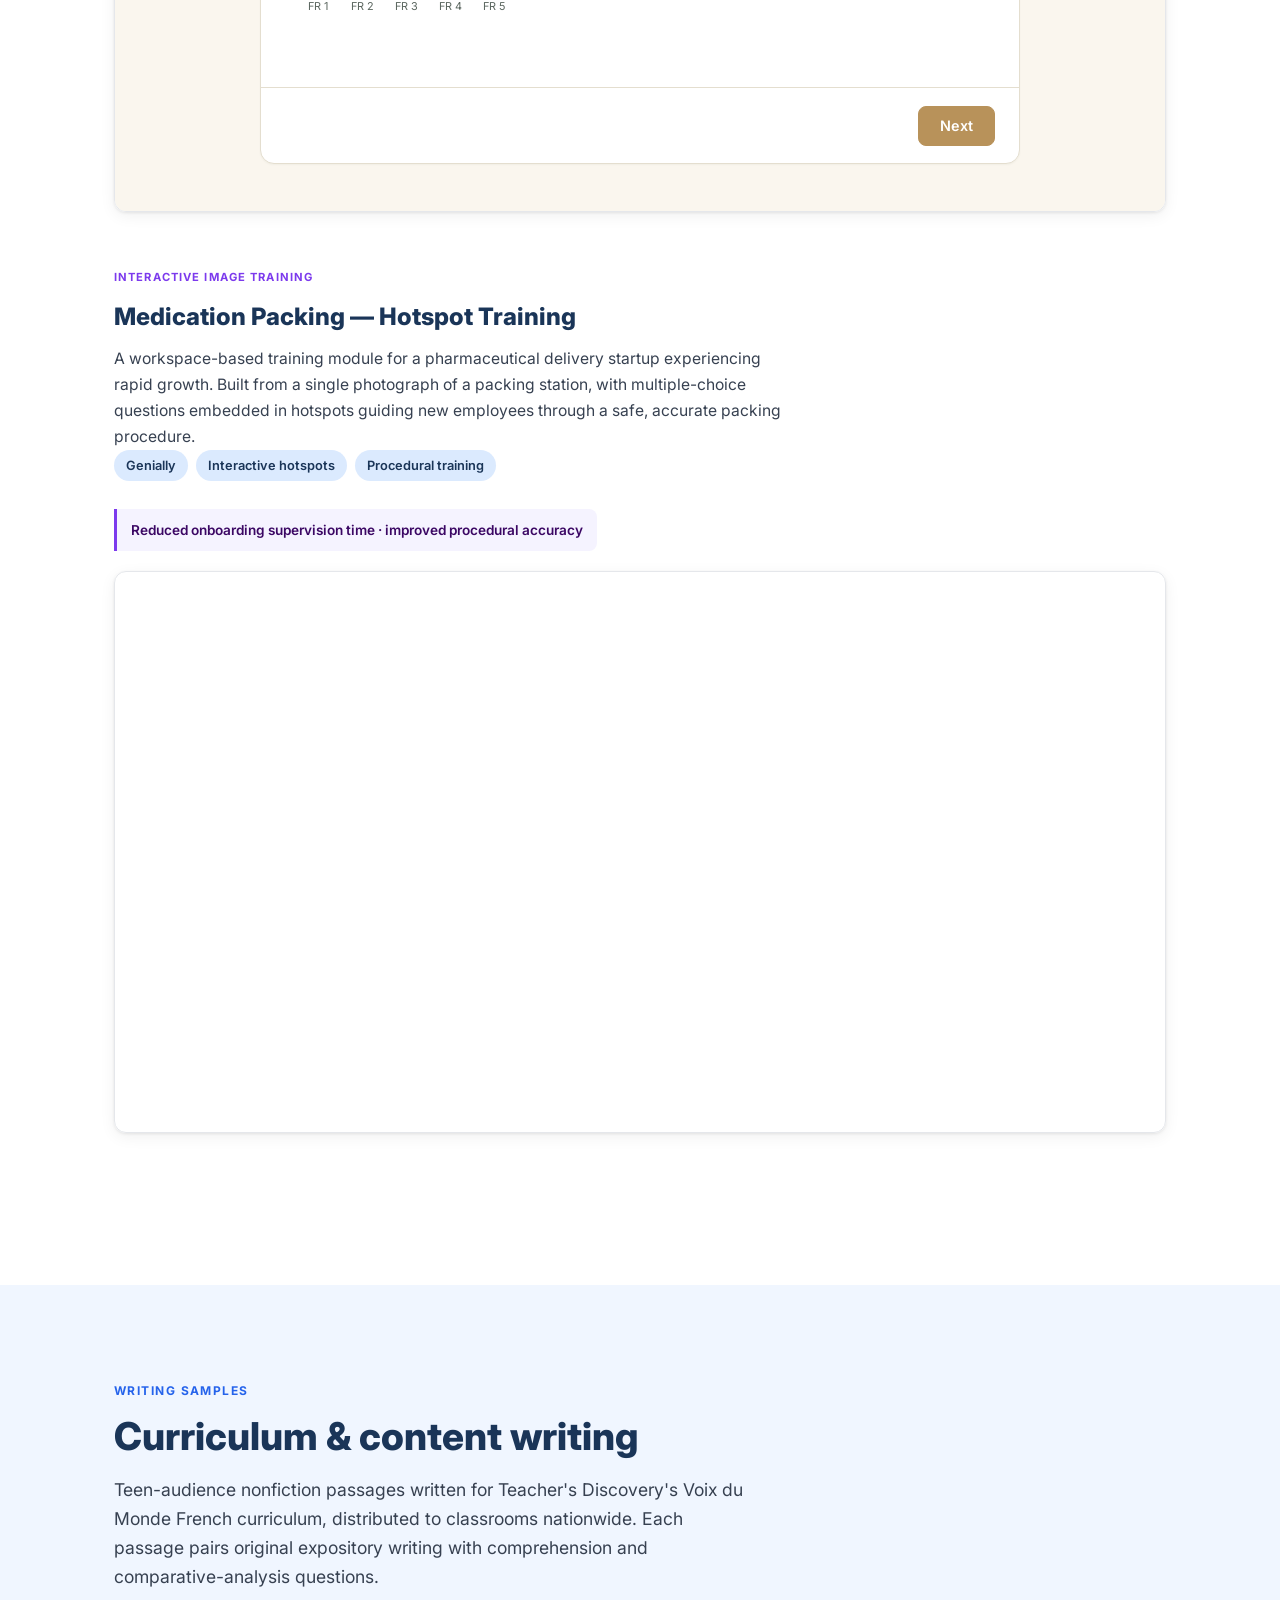
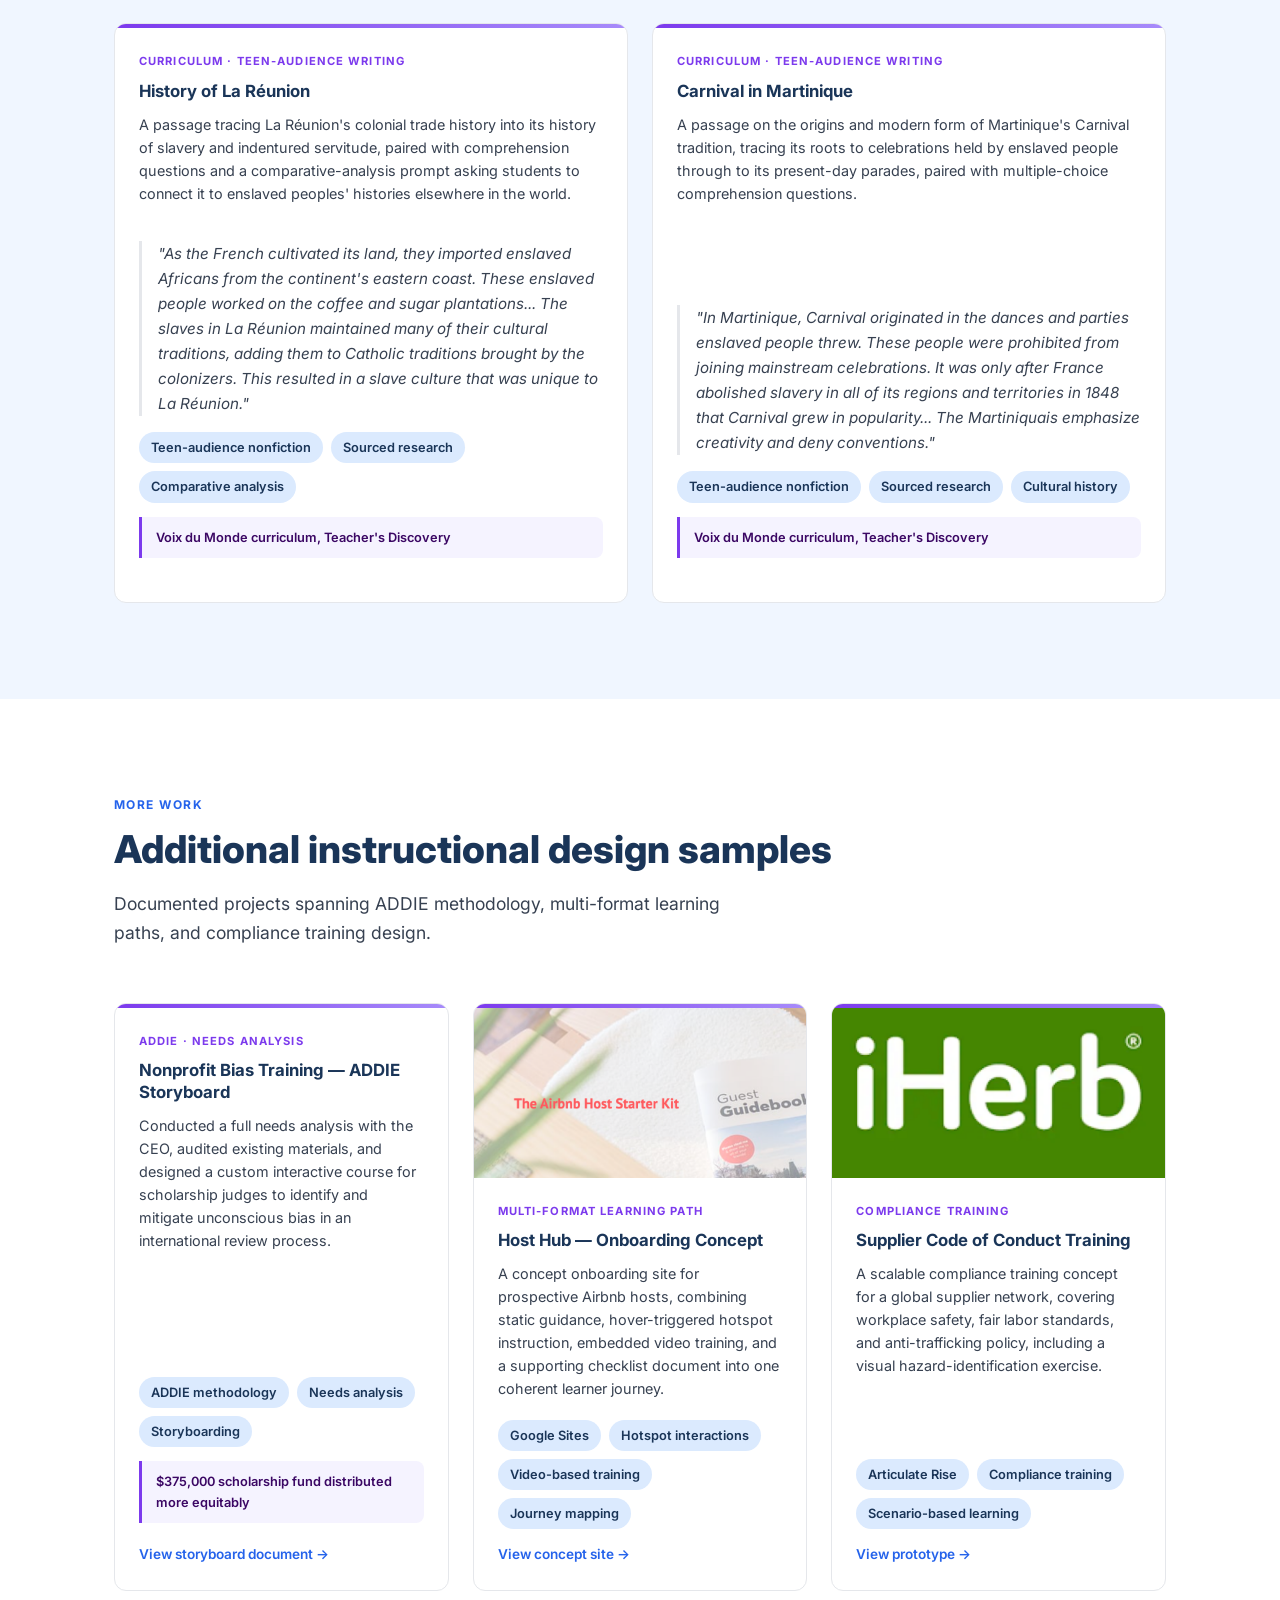
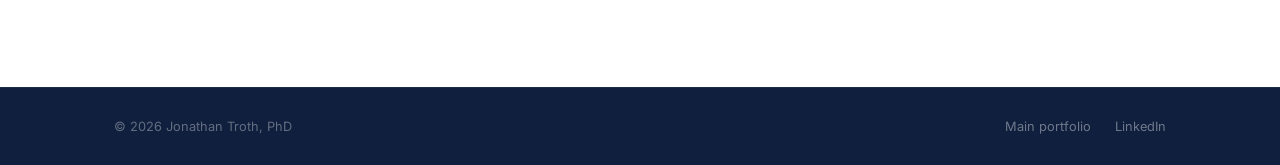
<file: instructional-design.html>
<!DOCTYPE html>
<html lang="en">
<head>
<meta charset="UTF-8">
<meta name="viewport" content="width=device-width, initial-scale=1.0">
<title>Jonathan Troth, PhD — Instructional Design & Learning Experience</title>
<meta name="description" content="Instructional design portfolio: ADDIE-based curriculum design, custom-built interactive learning modules, and real-world training outcomes.">
<link rel="preconnect" href="https://fonts.googleapis.com">
<link href="https://fonts.googleapis.com/css2?family=Inter:wght@400;500;600;700;800;900&display=swap" rel="stylesheet">
<link rel="stylesheet" href="style.css">
<style>
  .id-hero {
    min-height: 62vh;
    display: flex;
    align-items: center;
    position: relative;
    overflow: hidden;
    padding: 140px 0 64px;
    background: linear-gradient(160deg, var(--blue-pale) 0%, #ffffff 60%);
  }
  .id-hero .hero-eyebrow { color: var(--blue); }
  .id-hero .hero-eyebrow::before { background: var(--blue); }
  .id-hero .hero-name { color: var(--navy); }
  .id-hero .hero-tagline { color: var(--ink-mid); font-weight: 400; }
  .id-hero .hero-tagline strong { color: var(--navy); }
  .id-hero .hero-sub { color: var(--ink-lt); }
  .id-hero-grid {
    display: grid;
    grid-template-columns: 1.15fr 0.85fr;
    gap: 56px;
    align-items: center;
  }
  .id-hero-photo {
    border-radius: 16px;
    overflow: hidden;
    border: 1px solid var(--rule);
    box-shadow: var(--shadow-md);
    aspect-ratio: 4 / 4.6;
    background: #f2ede4;
    padding: 10px;
  }
  .id-hero-photo img {
    width: 100%;
    height: 100%;
    object-fit: cover;
    object-position: 50% 30%;
    display: block;
    border-radius: 10px;
  }
  @media (max-width: 768px) {
    .id-hero-grid { grid-template-columns: 1fr; gap: 32px; }
    .id-hero-photo { max-width: 320px; margin: 0 auto; }
  }
  .id-back {
    display: inline-flex;
    align-items: center;
    gap: 6px;
    font-size: .85rem;
    color: var(--ink-lt);
    margin-bottom: 28px;
  }
  .id-back:hover { color: var(--navy); }

  #embeds .section-intro { margin-bottom: 32px; }
  .embed-block { margin-bottom: 56px; }
  .embed-head { max-width: 680px; margin-bottom: 20px; }
  .embed-eyebrow {
    font-size: .7rem; font-weight: 700; letter-spacing: .1em; text-transform: uppercase;
    color: #7c3aed; margin-bottom: 10px;
  }
  .embed-title { font-size: 1.5rem; font-weight: 800; color: var(--navy); margin-bottom: 10px; }
  .embed-desc { color: var(--ink-mid); font-size: .98rem; line-height: 1.65; }
  .embed-outcome {
    display: inline-block; background: #f5f3ff; border-left: 3px solid #7c3aed;
    color: #3b0764; font-size: .85rem; font-weight: 600; padding: 10px 14px;
    border-radius: 0 8px 8px 0; margin-top: 14px;
  }
  .embed-frame {
    border: 1px solid var(--rule);
    border-radius: 12px;
    overflow: hidden;
    box-shadow: var(--shadow);
  }
  .embed-frame iframe { display: block; width: 100%; border: none; }

  .support-grid {
    display: grid;
    grid-template-columns: repeat(auto-fill, minmax(300px, 1fr));
    gap: 24px;
  }
  .support-card .card-body { padding: 24px; }
  .card-header {
    height: 96px;
    display: flex;
    align-items: center;
    padding: 0 24px;
    background: linear-gradient(135deg, #f5f3ff, #ede9fe);
  }
  .card-header .card-icon {
    width: 44px; height: 44px; border-radius: 10px;
    background: #7c3aed; color: #fff;
    display: flex; align-items: center; justify-content: center;
    font-weight: 800; font-size: 1.1rem; flex-shrink: 0;
  }

  /* Writing samples section */
  #writing .section-intro { margin-bottom: 32px; }
  .writing-grid {
    display: grid;
    grid-template-columns: repeat(auto-fill, minmax(340px, 1fr));
    gap: 24px;
  }
  .writing-card .card-body { padding: 24px; }
  .writing-quote {
    border-left: 3px solid var(--rule);
    padding-left: 16px;
    margin: 16px 0;
    color: var(--ink-mid);
    font-size: .95rem;
    line-height: 1.65;
    font-style: italic;
  }
</style>
</head>
<body>

<nav id="nav" role="navigation" aria-label="Main navigation">
  <div class="container nav-inner">
    <a href="index.html" class="nav-logo">Jonathan Troth<span>, PhD</span></a>
    <ul class="nav-links" role="list">
      <li><a href="index.html">Main portfolio</a></li>
      <li><a href="#embeds">Featured work</a></li>
      <li><a href="#writing">Writing samples</a></li>
      <li><a href="#more">More work</a></li>
      <li><a href="index.html#contact" class="nav-cta">Get in touch</a></li>
    </ul>
  </div>
</nav>

<header class="id-hero">
  <div class="container">
    <a href="index.html" class="id-back">&larr; Back to main portfolio</a>
    <div class="id-hero-grid">
      <div class="hero-inner" style="max-width:none;">
        <p class="hero-eyebrow">Instructional design &amp; learning experience</p>
        <h1 class="hero-name" style="font-size:clamp(2rem,5vw,3.25rem);">Jonathan Troth, PhD</h1>
        <p class="hero-tagline">ADDIE-based curriculum design, custom-built interactive modules, and training that changes what people actually do on the job, not just what they click through.</p>
        <p class="hero-sub">This page collects the ID and L&amp;D work most relevant to instructional design, curriculum development, and training roles. For the full picture, including health communications and research, see the main portfolio.</p>
      </div>
      <div class="id-hero-photo">
        <img src="images/headshot.png" alt="Jonathan Troth">
      </div>
    </div>
  </div>
</header>

<main>
<section id="embeds" style="padding-top:72px;">
  <div class="container">
    <p class="section-label">Featured, interactive work</p>

<div class="embed-block" id="doctoratwl-walkthrough">
      <div class="embed-head">
        <p class="embed-eyebrow">Custom-coded, live product</p>
        <h3 class="embed-title">Doctorat WL — Teacher Walkthrough</h3>
        <p class="embed-desc">A client enablement module I designed and hand-coded for Doctorat WL, a text-leveling and worksheet-generation app I built for world language teachers. Includes a real dashboard walkthrough, a hotspot practice screen using the live product UI, and a scored knowledge check, no authoring tool, built from scratch in HTML, CSS, and JavaScript.</p>
        <div class="skill-tags" style="margin-bottom:14px;">
          <span class="tag">HTML/CSS/JavaScript</span>
          <span class="tag">Custom development</span>
          <span class="tag">Client enablement</span>
          <span class="tag">Scenario-based assessment</span>
        </div>
        <span class="embed-outcome">Live product · self-built · zero third-party authoring tools</span>
      </div>
      <div class="embed-frame">
        <iframe src="doctoratwl-walkthrough.html" height="620" title="Doctorat WL teacher walkthrough, interactive module" loading="lazy"></iframe>
      </div>
    </div>

    <div class="embed-block">
      <div class="embed-head">
        <p class="embed-eyebrow">Interactive image training</p>
        <h3 class="embed-title">Medication Packing — Hotspot Training</h3>
        <p class="embed-desc">A workspace-based training module for a pharmaceutical delivery startup experiencing rapid growth. Built from a single photograph of a packing station, with multiple-choice questions embedded in hotspots guiding new employees through a safe, accurate packing procedure.</p>
        <div class="skill-tags" style="margin-bottom:14px;">
          <span class="tag">Genially</span>
          <span class="tag">Interactive hotspots</span>
          <span class="tag">Procedural training</span>
        </div>
        <span class="embed-outcome">Reduced onboarding supervision time · improved procedural accuracy</span>
      </div>
      <div class="embed-frame">
        <iframe src="https://view.genially.com/689a392ebaa45e9847690f67" height="560" title="Medication packing hotspot training module" loading="lazy"></iframe>
      </div>
    </div>
  </div>
</section>

<section id="writing">
  <div class="container">
    <p class="section-label">Writing samples</p>
    <h2 class="section-title">Curriculum &amp; content writing</h2>
    <p class="section-intro">Teen-audience nonfiction passages written for Teacher's Discovery's Voix du Monde French curriculum, distributed to classrooms nationwide. Each passage pairs original expository writing with comprehension and comparative-analysis questions.</p>

    <div class="writing-grid">
      <div class="work-card writing-card">
        <div class="card-stripe learning"></div>
        <div class="card-body">
          <p class="card-category learning">Curriculum · Teen-audience writing</p>
          <h3 class="card-title">History of La Réunion</h3>
          <p class="card-desc">A passage tracing La Réunion's colonial trade history into its history of slavery and indentured servitude, paired with comprehension questions and a comparative-analysis prompt asking students to connect it to enslaved peoples' histories elsewhere in the world.</p>
          <blockquote class="writing-quote">"As the French cultivated its land, they imported enslaved Africans from the continent's eastern coast. These enslaved people worked on the coffee and sugar plantations... The slaves in La Réunion maintained many of their cultural traditions, adding them to Catholic traditions brought by the colonizers. This resulted in a slave culture that was unique to La Réunion."</blockquote>
          <div class="skill-tags" style="margin-bottom:14px;">
            <span class="tag">Teen-audience nonfiction</span>
            <span class="tag">Sourced research</span>
            <span class="tag">Comparative analysis</span>
          </div>
          <p class="card-outcome learning">Voix du Monde curriculum, Teacher's Discovery</p>
        </div>
      </div>

      <div class="work-card writing-card">
        <div class="card-stripe learning"></div>
        <div class="card-body">
          <p class="card-category learning">Curriculum · Teen-audience writing</p>
          <h3 class="card-title">Carnival in Martinique</h3>
          <p class="card-desc">A passage on the origins and modern form of Martinique's Carnival tradition, tracing its roots to celebrations held by enslaved people through to its present-day parades, paired with multiple-choice comprehension questions.</p>
          <blockquote class="writing-quote">"In Martinique, Carnival originated in the dances and parties enslaved people threw. These people were prohibited from joining mainstream celebrations. It was only after France abolished slavery in all of its regions and territories in 1848 that Carnival grew in popularity... The Martiniquais emphasize creativity and deny conventions."</blockquote>
          <div class="skill-tags" style="margin-bottom:14px;">
            <span class="tag">Teen-audience nonfiction</span>
            <span class="tag">Sourced research</span>
            <span class="tag">Cultural history</span>
          </div>
          <p class="card-outcome learning">Voix du Monde curriculum, Teacher's Discovery</p>
        </div>
      </div>
    </div>
  </div>
</section>

<section id="more">
  <div class="container">
    <p class="section-label">More work</p>
    <h2 class="section-title">Additional instructional design samples</h2>
    <p class="section-intro">Documented projects spanning ADDIE methodology, multi-format learning paths, and compliance training design.</p>

    <div class="support-grid">
      <div class="work-card support-card">
        <div class="card-stripe learning"></div>
        <div class="card-body">
          <p class="card-category learning">ADDIE · Needs analysis</p>
          <h3 class="card-title">Nonprofit Bias Training — ADDIE Storyboard</h3>
          <p class="card-desc">Conducted a full needs analysis with the CEO, audited existing materials, and designed a custom interactive course for scholarship judges to identify and mitigate unconscious bias in an international review process.</p>
          <div class="skill-tags" style="margin-bottom:14px;">
            <span class="tag">ADDIE methodology</span>
            <span class="tag">Needs analysis</span>
            <span class="tag">Storyboarding</span>
          </div>
          <p class="card-outcome learning">$375,000 scholarship fund distributed more equitably</p>
          <a class="card-link" href="https://drive.google.com/open?id=1NB0D11XKT851CvRxpmW1hpeSJWAChuBtcEzAWaelKJc" target="_blank" rel="noopener">View storyboard document &rarr;</a>
        </div>
      </div>

      <div class="work-card support-card">
        <div class="card-stripe learning"></div>
        <div class="card-header" style="padding:0;height:170px;">
          <img src="images/hosthub-preview.png" alt="Host Hub concept site preview" loading="lazy" style="width:100%;height:100%;object-fit:cover;">
        </div>
        <div class="card-body">
          <p class="card-category learning">Multi-format learning path</p>
          <h3 class="card-title">Host Hub — Onboarding Concept</h3>
          <p class="card-desc">A concept onboarding site for prospective Airbnb hosts, combining static guidance, hover-triggered hotspot instruction, embedded video training, and a supporting checklist document into one coherent learner journey.</p>
          <div class="skill-tags" style="margin-bottom:14px;">
            <span class="tag">Google Sites</span>
            <span class="tag">Hotspot interactions</span>
            <span class="tag">Video-based training</span>
            <span class="tag">Journey mapping</span>
          </div>
          <a class="card-link" href="https://sites.google.com/view/hosthub/home" target="_blank" rel="noopener">View concept site &rarr;</a>
        </div>
      </div>

      <div class="work-card support-card">
        <div class="card-stripe learning"></div>
        <div class="card-header" style="padding:0;height:170px;">
          <img src="images/iherb-preview.png" alt="iHerb Supplier Code of Conduct training preview" loading="lazy" style="width:100%;height:100%;object-fit:cover;">
        </div>
        <div class="card-body">
          <p class="card-category learning">Compliance training</p>
          <h3 class="card-title">Supplier Code of Conduct Training</h3>
          <p class="card-desc">A scalable compliance training concept for a global supplier network, covering workplace safety, fair labor standards, and anti-trafficking policy, including a visual hazard-identification exercise.</p>
          <div class="skill-tags" style="margin-bottom:14px;">
            <span class="tag">Articulate Rise</span>
            <span class="tag">Compliance training</span>
            <span class="tag">Scenario-based learning</span>
          </div>
          <a class="card-link" href="https://sites.google.com/view/iherbcompliance/home" target="_blank" rel="noopener">View prototype &rarr;</a>
        </div>
      </div>
    </div>
  </div>
</section>
</main>

<footer>
  <div class="container footer-inner">
    <p class="footer-copy">&copy; 2026 Jonathan Troth, PhD</p>
    <nav class="footer-links" aria-label="Footer navigation">
      <a href="index.html">Main portfolio</a>
      <a href="https://www.linkedin.com/in/brian-jonathan-troth" target="_blank" rel="noopener">LinkedIn</a>
    </nav>
  </div>
</footer>

</body>
</html>
</file>
<file: style.css>
/* ============================================================
   Brian Jonathan Troth — Portfolio
   style.css
   ============================================================ */

/* --- Reset & Base ----------------------------------------- */
*, *::before, *::after { box-sizing: border-box; margin: 0; padding: 0; }

:root {
  --navy:      #1a3558;
  --blue:      #2563eb;
  --blue-mid:  #1d4ed8;
  --blue-lt:   #dbeafe;
  --blue-pale: #f0f6ff;
  --ink:       #111827;
  --ink-mid:   #374151;
  --ink-lt:    #6b7280;
  --rule:      #e5e7eb;
  --white:     #ffffff;
  --radius:    8px;
  --shadow:    0 1px 3px rgba(0,0,0,.08), 0 4px 16px rgba(0,0,0,.06);
  --shadow-md: 0 4px 12px rgba(0,0,0,.10), 0 12px 32px rgba(0,0,0,.08);
  --transition: .2s ease;
  --font: 'Inter', system-ui, -apple-system, sans-serif;
}

html { scroll-behavior: smooth; font-size: 16px; }

body {
  font-family: var(--font);
  color: var(--ink);
  background: var(--white);
  line-height: 1.65;
  -webkit-font-smoothing: antialiased;
}

img { display: block; max-width: 100%; }
a { color: var(--blue); text-decoration: none; }
a:hover { text-decoration: underline; }

/* --- Layout helpers --------------------------------------- */
.container {
  max-width: 1100px;
  margin: 0 auto;
  padding: 0 24px;
}

section { padding: 96px 0; }
section:nth-child(even) { background: var(--blue-pale); }

.section-label {
  font-size: .75rem;
  font-weight: 700;
  letter-spacing: .12em;
  text-transform: uppercase;
  color: var(--blue);
  margin-bottom: 12px;
}

.section-title {
  font-size: clamp(1.75rem, 3vw, 2.5rem);
  font-weight: 800;
  color: var(--navy);
  line-height: 1.2;
  margin-bottom: 16px;
}

.section-intro {
  font-size: 1.1rem;
  color: var(--ink-mid);
  max-width: 640px;
  margin-bottom: 56px;
}

/* --- Navigation ------------------------------------------- */
#nav {
  position: fixed;
  top: 0; left: 0; right: 0;
  z-index: 100;
  background: rgba(26, 53, 88, .97);
  backdrop-filter: blur(8px);
  -webkit-backdrop-filter: blur(8px);
  border-bottom: 1px solid rgba(255,255,255,.08);
  transition: box-shadow var(--transition);
}

#nav.scrolled { box-shadow: 0 2px 16px rgba(0,0,0,.18); }

.nav-inner {
  display: flex;
  align-items: center;
  justify-content: space-between;
  height: 64px;
}

.nav-logo {
  font-size: .95rem;
  font-weight: 700;
  color: var(--white);
  letter-spacing: .01em;
}
.nav-logo span { color: #93c5fd; }

.nav-links {
  display: flex;
  gap: 32px;
  list-style: none;
}

.nav-links a {
  font-size: .875rem;
  font-weight: 500;
  color: rgba(255,255,255,.75);
  transition: color var(--transition);
}
.nav-links a:hover { color: var(--white); text-decoration: none; }

.nav-cta {
  background: var(--blue);
  color: var(--white) !important;
  padding: 8px 18px;
  border-radius: var(--radius);
  transition: background var(--transition) !important;
}
.nav-cta:hover { background: var(--blue-mid) !important; }

.nav-toggle {
  display: none;
  background: none;
  border: none;
  cursor: pointer;
  padding: 8px;
  flex-direction: column;
  gap: 5px;
}
.nav-toggle span {
  display: block;
  width: 22px; height: 2px;
  background: var(--white);
  border-radius: 2px;
  transition: var(--transition);
}

/* --- Hero ------------------------------------------------- */
#hero {
  min-height: 100vh;
  background: linear-gradient(135deg, #0f1f3d 0%, #1a3558 45%, #1e4a7a 100%);
  display: flex;
  align-items: center;
  padding: 120px 0 80px;
  position: relative;
  overflow: hidden;
}

#hero::before {
  content: '';
  position: absolute;
  inset: 0;
  background:
    radial-gradient(ellipse 60% 60% at 80% 50%, rgba(37,99,235,.18) 0%, transparent 70%),
    radial-gradient(ellipse 40% 40% at 10% 80%, rgba(29,78,216,.12) 0%, transparent 70%);
  pointer-events: none;
}

.hero-inner {
  position: relative;
  max-width: 780px;
}

.hero-eyebrow {
  display: inline-flex;
  align-items: center;
  gap: 8px;
  font-size: .8rem;
  font-weight: 600;
  letter-spacing: .1em;
  text-transform: uppercase;
  color: #93c5fd;
  margin-bottom: 24px;
}
.hero-eyebrow::before {
  content: '';
  display: block;
  width: 32px; height: 2px;
  background: #93c5fd;
  border-radius: 2px;
}

.hero-name {
  font-size: clamp(2.5rem, 6vw, 4.5rem);
  font-weight: 900;
  color: var(--white);
  line-height: 1.05;
  letter-spacing: -.02em;
  margin-bottom: 8px;
}

.hero-credentials {
  font-size: clamp(1rem, 2vw, 1.2rem);
  color: #93c5fd;
  font-weight: 500;
  margin-bottom: 28px;
  letter-spacing: .01em;
}

.hero-tagline {
  font-size: clamp(1.1rem, 2.5vw, 1.5rem);
  font-weight: 300;
  color: rgba(255,255,255,.85);
  line-height: 1.5;
  margin-bottom: 20px;
  max-width: 640px;
}

.hero-tagline strong {
  font-weight: 700;
  color: var(--white);
}

.hero-sub {
  font-size: 1rem;
  color: rgba(255,255,255,.6);
  margin-bottom: 48px;
  max-width: 560px;
}

.hero-actions {
  display: flex;
  gap: 16px;
  flex-wrap: wrap;
}

.btn {
  display: inline-flex;
  align-items: center;
  gap: 8px;
  padding: 14px 28px;
  border-radius: var(--radius);
  font-size: .95rem;
  font-weight: 600;
  cursor: pointer;
  border: none;
  transition: all var(--transition);
  text-decoration: none !important;
}

.btn-primary {
  background: var(--blue);
  color: var(--white);
  box-shadow: 0 4px 14px rgba(37,99,235,.4);
}
.btn-primary:hover {
  background: var(--blue-mid);
  transform: translateY(-1px);
  box-shadow: 0 6px 20px rgba(37,99,235,.5);
}

.btn-ghost {
  background: rgba(255,255,255,.08);
  color: var(--white);
  border: 1px solid rgba(255,255,255,.2);
}
.btn-ghost:hover {
  background: rgba(255,255,255,.14);
  transform: translateY(-1px);
}

.hero-stats {
  display: flex;
  gap: 48px;
  margin-top: 64px;
  padding-top: 40px;
  border-top: 1px solid rgba(255,255,255,.12);
  flex-wrap: wrap;
}

.stat-num {
  font-size: 2rem;
  font-weight: 900;
  color: var(--white);
  line-height: 1;
  margin-bottom: 4px;
}
.stat-num span { color: #93c5fd; }
.stat-label {
  font-size: .8rem;
  color: rgba(255,255,255,.55);
  font-weight: 500;
  text-transform: uppercase;
  letter-spacing: .06em;
}

/* --- About ------------------------------------------------ */
#about .about-grid {
  display: grid;
  grid-template-columns: 1fr 1fr;
  gap: 64px;
  align-items: start;
}

.about-body p {
  color: var(--ink-mid);
  font-size: 1.05rem;
  margin-bottom: 20px;
  line-height: 1.75;
}
.about-body p:last-child { margin-bottom: 0; }

.about-body strong { color: var(--navy); font-weight: 700; }

.about-aside { display: flex; flex-direction: column; gap: 24px; }

.skill-group h4 {
  font-size: .7rem;
  font-weight: 700;
  letter-spacing: .1em;
  text-transform: uppercase;
  color: var(--blue);
  margin-bottom: 12px;
}

.skill-tags {
  display: flex;
  flex-wrap: wrap;
  gap: 8px;
}

.tag {
  background: var(--blue-lt);
  color: var(--navy);
  font-size: .8rem;
  font-weight: 600;
  padding: 5px 12px;
  border-radius: 20px;
}

.cert-list {
  list-style: none;
  display: flex;
  flex-direction: column;
  gap: 10px;
}
.cert-list li {
  display: flex;
  align-items: flex-start;
  gap: 10px;
  font-size: .875rem;
  color: var(--ink-mid);
}
.cert-list li::before {
  content: '✓';
  color: var(--blue);
  font-weight: 700;
  flex-shrink: 0;
  margin-top: 1px;
}

/* --- Portfolio -------------------------------------------- */
#work .filter-bar {
  display: flex;
  gap: 8px;
  flex-wrap: wrap;
  margin-bottom: 40px;
}

.filter-btn {
  background: none;
  border: 1.5px solid var(--rule);
  color: var(--ink-lt);
  font-size: .8rem;
  font-weight: 600;
  padding: 7px 16px;
  border-radius: 20px;
  cursor: pointer;
  transition: all var(--transition);
  font-family: var(--font);
  letter-spacing: .02em;
}
.filter-btn:hover { border-color: var(--blue); color: var(--blue); }
.filter-btn.active {
  background: var(--blue);
  border-color: var(--blue);
  color: var(--white);
}

.work-grid {
  display: grid;
  grid-template-columns: repeat(auto-fill, minmax(320px, 1fr));
  gap: 24px;
}

.work-card {
  background: var(--white);
  border: 1px solid var(--rule);
  border-radius: 12px;
  overflow: hidden;
  transition: all var(--transition);
  display: flex;
  flex-direction: column;
}
.work-card:hover {
  transform: translateY(-4px);
  box-shadow: var(--shadow-md);
  border-color: #bfdbfe;
}

.card-stripe {
  height: 4px;
  background: linear-gradient(90deg, var(--blue), #60a5fa);
}
.card-stripe.health { background: linear-gradient(90deg, #0f766e, #14b8a6); }
.card-stripe.learning { background: linear-gradient(90deg, #7c3aed, #a78bfa); }
.card-stripe.research { background: linear-gradient(90deg, #1d4ed8, #60a5fa); }

.card-body {
  padding: 28px;
  flex: 1;
  display: flex;
  flex-direction: column;
}

.card-category {
  font-size: .7rem;
  font-weight: 700;
  letter-spacing: .1em;
  text-transform: uppercase;
  margin-bottom: 10px;
}
.card-category.health { color: #0f766e; }
.card-category.learning { color: #7c3aed; }
.card-category.research { color: #1d4ed8; }

.card-title {
  font-size: 1.05rem;
  font-weight: 700;
  color: var(--navy);
  margin-bottom: 10px;
  line-height: 1.3;
}

.card-desc {
  font-size: .9rem;
  color: var(--ink-mid);
  line-height: 1.6;
  margin-bottom: 20px;
  flex: 1;
}

.card-outcome {
  background: var(--blue-pale);
  border-left: 3px solid var(--blue);
  padding: 10px 14px;
  border-radius: 0 var(--radius) var(--radius) 0;
  font-size: .8rem;
  color: var(--navy);
  font-weight: 600;
  margin-bottom: 20px;
}
.card-outcome.health { background: #f0fdfa; border-color: #0f766e; color: #134e4a; }
.card-outcome.learning { background: #f5f3ff; border-color: #7c3aed; color: #3b0764; }

.card-link {
  display: inline-flex;
  align-items: center;
  gap: 6px;
  font-size: .85rem;
  font-weight: 600;
  color: var(--blue);
  margin-top: auto;
}
.card-link svg { transition: transform var(--transition); }
.card-link:hover svg { transform: translateX(3px); }
.card-link:hover { text-decoration: none; }

/* --- Publications ----------------------------------------- */
#publications .pub-grid {
  display: grid;
  gap: 16px;
}

.pub-item {
  background: var(--white);
  border: 1px solid var(--rule);
  border-radius: var(--radius);
  padding: 24px 28px;
  display: flex;
  gap: 20px;
  align-items: flex-start;
  transition: all var(--transition);
}
.pub-item:hover { border-color: #bfdbfe; box-shadow: var(--shadow); }

.pub-icon {
  width: 40px; height: 40px;
  background: var(--blue-lt);
  border-radius: 8px;
  display: flex;
  align-items: center;
  justify-content: center;
  flex-shrink: 0;
  color: var(--blue);
}

.pub-content { flex: 1; }

.pub-title {
  font-size: .95rem;
  font-weight: 700;
  color: var(--navy);
  margin-bottom: 4px;
  line-height: 1.4;
}

.pub-meta {
  font-size: .8rem;
  color: var(--ink-lt);
  margin-bottom: 6px;
}

.pub-desc {
  font-size: .875rem;
  color: var(--ink-mid);
  line-height: 1.55;
}

.pub-tag {
  display: inline-block;
  font-size: .7rem;
  font-weight: 700;
  letter-spacing: .06em;
  text-transform: uppercase;
  background: var(--blue-lt);
  color: var(--blue);
  padding: 3px 10px;
  border-radius: 10px;
  margin-top: 8px;
}
.pub-tag.peer { background: #dcfce7; color: #166534; }
.pub-tag.public { background: #fef9c3; color: #854d0e; }

/* --- Experience ------------------------------------------- */
#experience .timeline {
  display: grid;
  gap: 0;
  position: relative;
  padding-left: 32px;
}

#experience .timeline::before {
  content: '';
  position: absolute;
  left: 0; top: 8px; bottom: 8px;
  width: 2px;
  background: linear-gradient(to bottom, var(--blue), #bfdbfe);
  border-radius: 2px;
}

.timeline-item {
  position: relative;
  padding-bottom: 40px;
}
.timeline-item:last-child { padding-bottom: 0; }

.timeline-item::before {
  content: '';
  position: absolute;
  left: -39px; top: 6px;
  width: 14px; height: 14px;
  border-radius: 50%;
  background: var(--blue);
  border: 3px solid var(--white);
  box-shadow: 0 0 0 2px var(--blue);
}

.timeline-date {
  font-size: .75rem;
  font-weight: 700;
  letter-spacing: .08em;
  text-transform: uppercase;
  color: var(--blue);
  margin-bottom: 4px;
}

.timeline-role {
  font-size: 1.05rem;
  font-weight: 700;
  color: var(--navy);
}

.timeline-org {
  font-size: .9rem;
  color: var(--ink-lt);
  margin-bottom: 10px;
}

.timeline-bullets {
  list-style: none;
  display: flex;
  flex-direction: column;
  gap: 6px;
}
.timeline-bullets li {
  font-size: .875rem;
  color: var(--ink-mid);
  padding-left: 16px;
  position: relative;
  line-height: 1.55;
}
.timeline-bullets li::before {
  content: '→';
  position: absolute;
  left: 0;
  color: var(--blue);
  font-size: .75rem;
}

/* --- Contact ---------------------------------------------- */
#contact {
  background: var(--navy);
  padding: 96px 0;
}

#contact .section-label { color: #93c5fd; }
#contact .section-title { color: var(--white); }
#contact .section-intro { color: rgba(255,255,255,.65); }

.contact-grid {
  display: grid;
  grid-template-columns: 1fr 1fr;
  gap: 64px;
  align-items: start;
}

.contact-methods {
  display: flex;
  flex-direction: column;
  gap: 20px;
}

.contact-method {
  display: flex;
  align-items: center;
  gap: 16px;
  color: rgba(255,255,255,.8);
  font-size: .95rem;
  text-decoration: none;
  padding: 16px;
  border-radius: var(--radius);
  border: 1px solid rgba(255,255,255,.1);
  transition: all var(--transition);
}
.contact-method:hover {
  background: rgba(255,255,255,.06);
  border-color: rgba(255,255,255,.2);
  color: var(--white);
  text-decoration: none;
}

.contact-icon {
  width: 40px; height: 40px;
  background: rgba(255,255,255,.08);
  border-radius: 8px;
  display: flex;
  align-items: center;
  justify-content: center;
  flex-shrink: 0;
  color: #93c5fd;
}

.contact-form {
  display: flex;
  flex-direction: column;
  gap: 16px;
}

.form-row { display: grid; grid-template-columns: 1fr 1fr; gap: 16px; }

.form-field {
  display: flex;
  flex-direction: column;
  gap: 6px;
}

.form-field label {
  font-size: .8rem;
  font-weight: 600;
  color: rgba(255,255,255,.55);
  letter-spacing: .04em;
  text-transform: uppercase;
}

.form-field input,
.form-field textarea,
.form-field select {
  background: rgba(255,255,255,.06);
  border: 1px solid rgba(255,255,255,.12);
  border-radius: var(--radius);
  color: var(--white);
  font-size: .95rem;
  font-family: var(--font);
  padding: 12px 16px;
  transition: border-color var(--transition);
  outline: none;
}

.form-field input::placeholder,
.form-field textarea::placeholder {
  color: rgba(255,255,255,.25);
}

.form-field input:focus,
.form-field textarea:focus,
.form-field select:focus {
  border-color: #60a5fa;
}

.form-field textarea { resize: vertical; min-height: 120px; }

.form-field select option { background: var(--navy); color: var(--white); }

/* --- Footer ----------------------------------------------- */
footer {
  background: #0f1f3d;
  padding: 28px 0;
  border-top: 1px solid rgba(255,255,255,.06);
}

.footer-inner {
  display: flex;
  align-items: center;
  justify-content: space-between;
  gap: 16px;
  flex-wrap: wrap;
}

.footer-copy {
  font-size: .8rem;
  color: rgba(255,255,255,.35);
}

.footer-links {
  display: flex;
  gap: 24px;
}
.footer-links a {
  font-size: .8rem;
  color: rgba(255,255,255,.4);
  transition: color var(--transition);
}
.footer-links a:hover { color: rgba(255,255,255,.7); text-decoration: none; }

/* --- Responsive ------------------------------------------- */
@media (max-width: 768px) {
  section { padding: 64px 0; }

  .nav-links { display: none; }
  .nav-links.open {
    display: flex;
    flex-direction: column;
    position: absolute;
    top: 64px; left: 0; right: 0;
    background: rgba(26,53,88,.98);
    padding: 20px 24px;
    gap: 16px;
    border-bottom: 1px solid rgba(255,255,255,.08);
  }
  .nav-toggle { display: flex; }

  #about .about-grid { grid-template-columns: 1fr; gap: 40px; }
  .contact-grid { grid-template-columns: 1fr; gap: 40px; }
  .form-row { grid-template-columns: 1fr; }

  .hero-stats { gap: 28px; }
  .work-grid { grid-template-columns: 1fr; }
}

/* --- Utility ---------------------------------------------- */
.hidden { display: none !important; }

.fade-in {
  opacity: 0;
  transform: translateY(20px);
  transition: opacity .5s ease, transform .5s ease;
}
.fade-in.visible {
  opacity: 1;
  transform: none;
}
</file>
